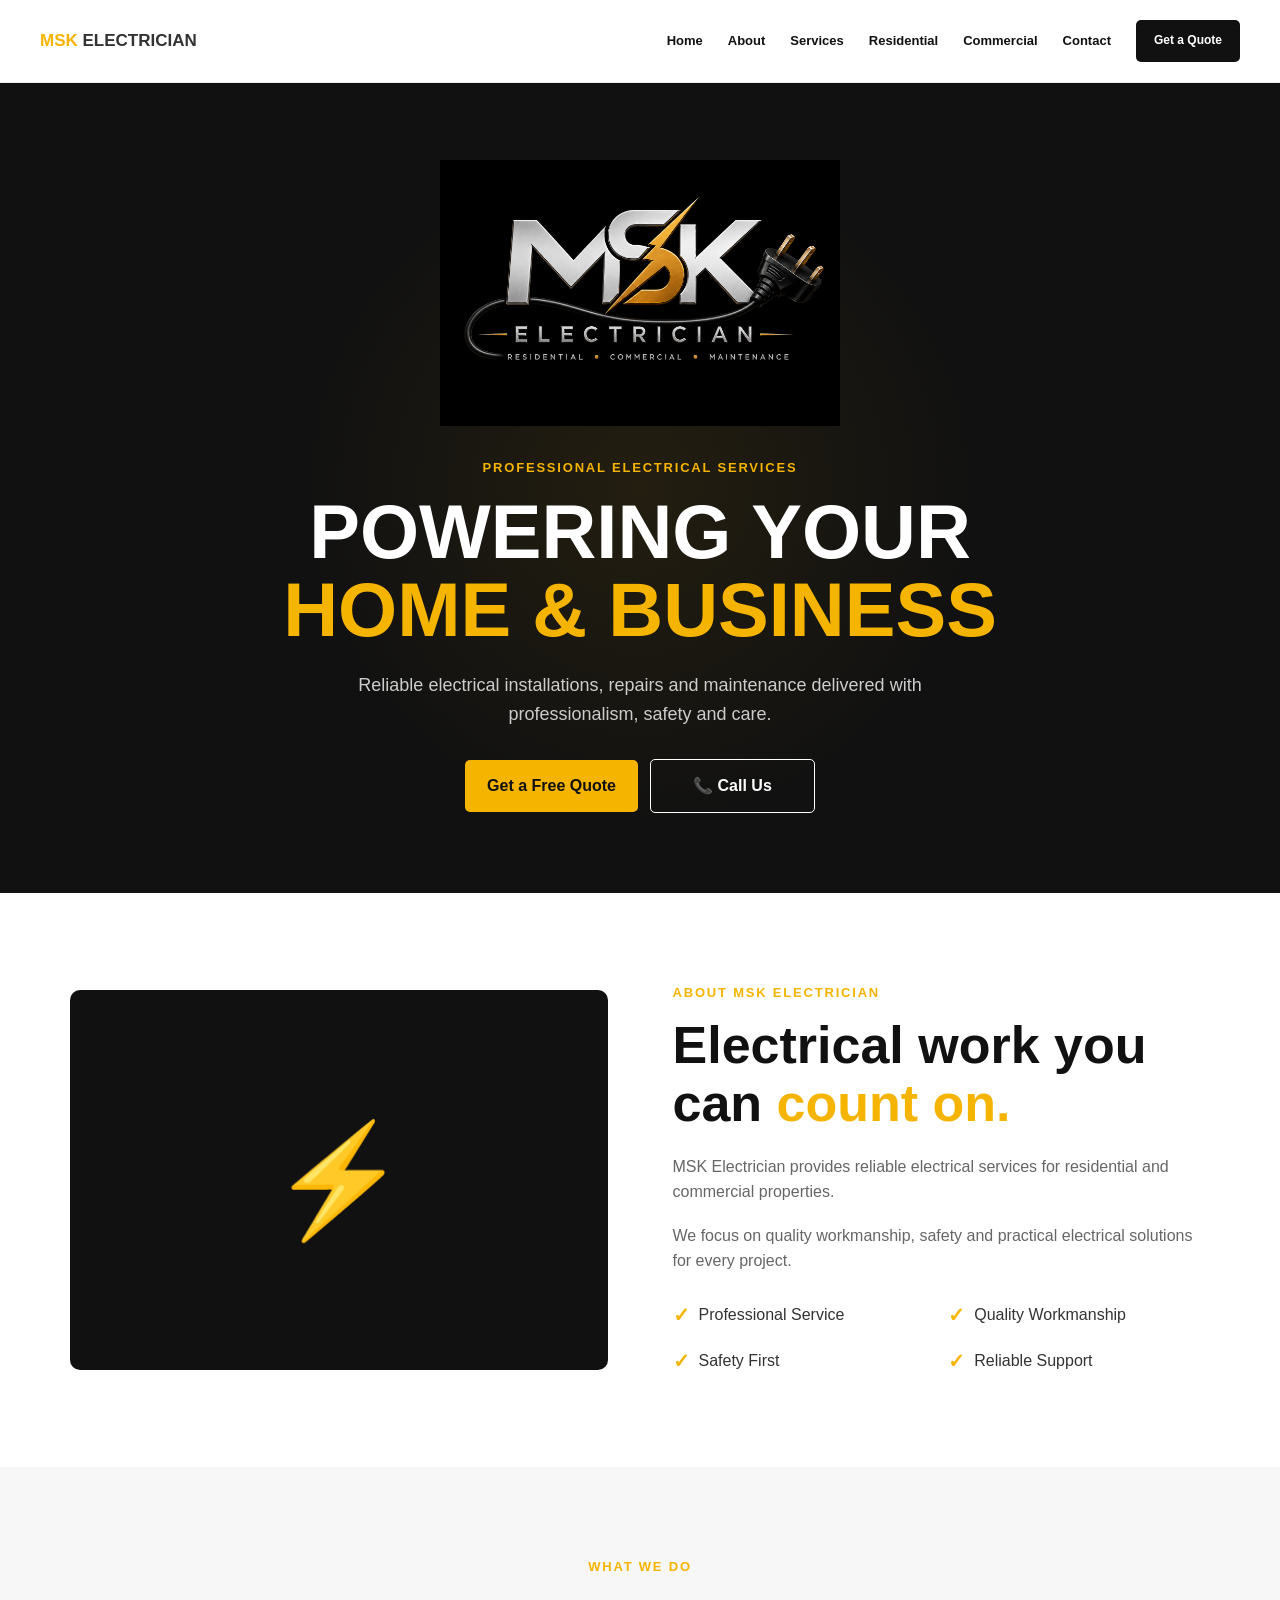
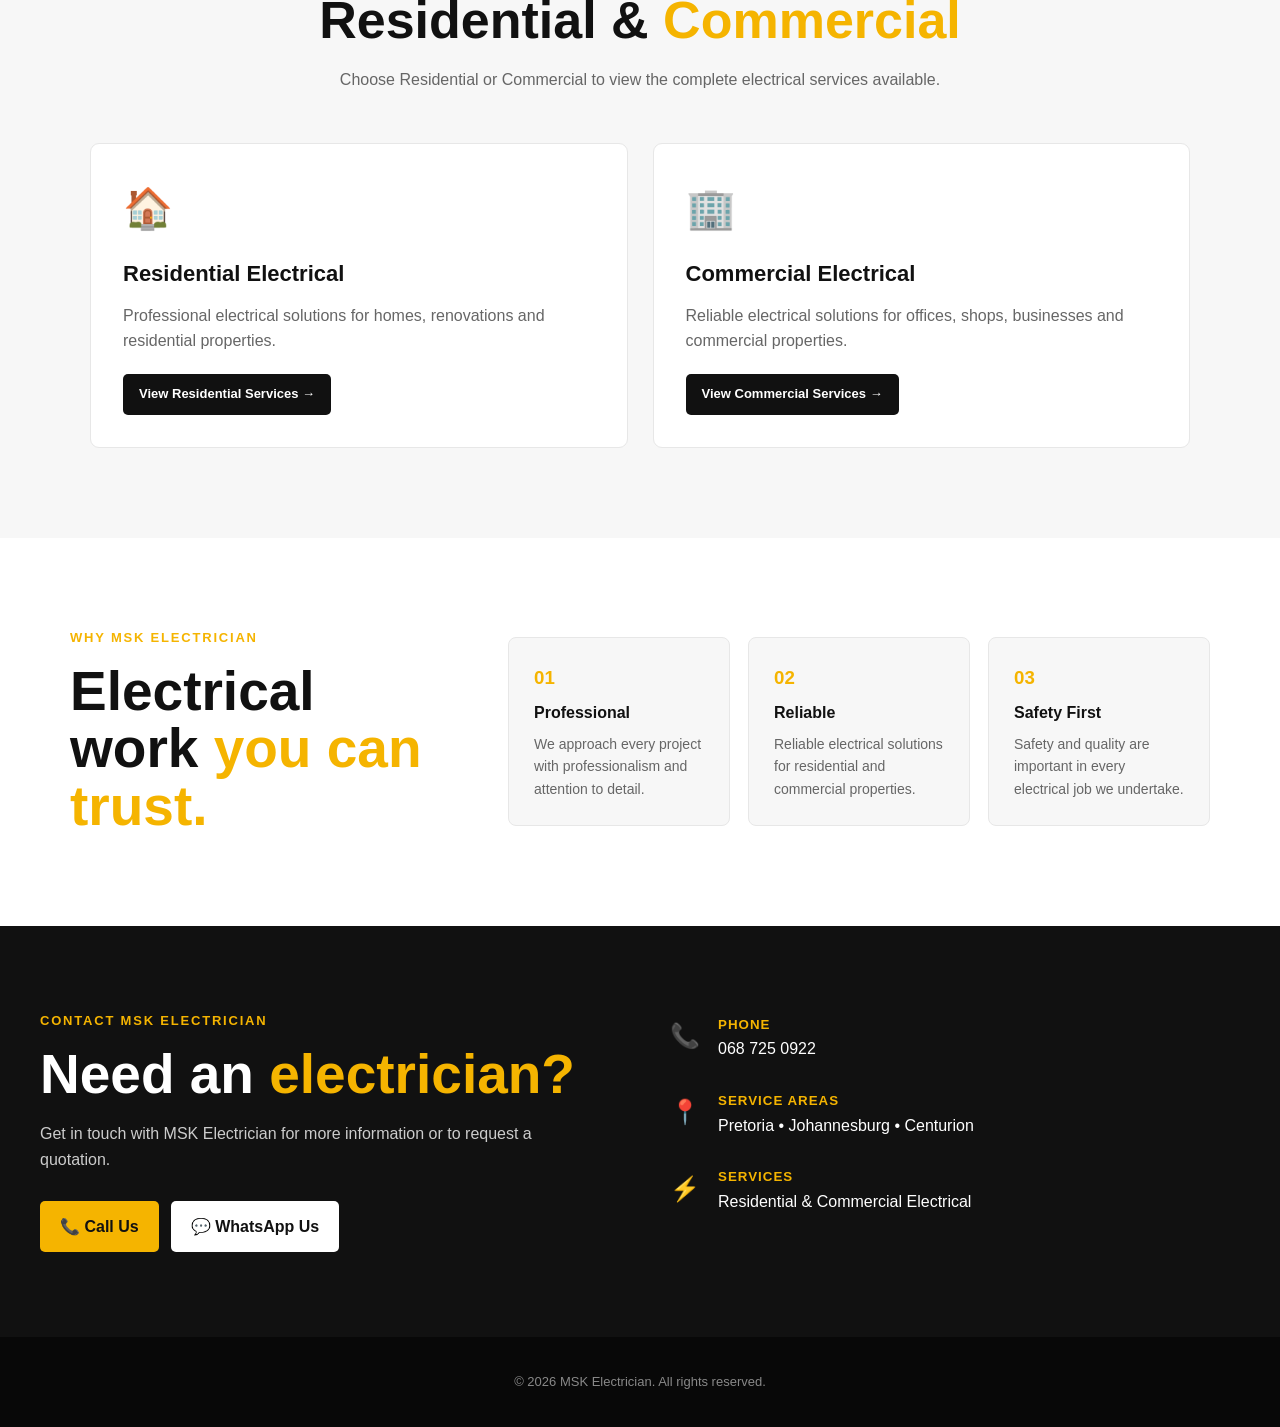
<file: index.html>
<!DOCTYPE html>
<html lang="en">

<head>
    <meta charset="UTF-8">
    <meta name="viewport" content="width=device-width, initial-scale=1.0">

    <title>MSK Electrician | Professional Electrical Services</title>

    <meta name="description"
        content="MSK Electrician provides professional residential and commercial electrical services.">

    <link rel="stylesheet" href="style.css">
</head>

<body>

<header>
    <nav class="navbar">

        <a href="index.html" class="brand">
            <span>MSK</span> ELECTRICIAN
        </a>

        <div class="nav-links">
            <a href="index.html">Home</a>
            <a href="index.html#about">About</a>
            <a href="index.html#services">Services</a>
            <a href="residential.html">Residential</a>
            <a href="commercial.html">Commercial</a>
            <a href="index.html#contact">Contact</a>
        </div>

        <a href="index.html#contact" class="nav-button">
            Get a Quote
        </a>

    </nav>
</header>


<!-- HERO -->

<section class="hero" id="home">

    <div class="hero-logo">
        <img
            src="ChatGPT%20Image%20Aug%2010,%202026,%2003_28_34%20PM.png"
            alt="MSK Electrician Logo">
    </div>

    <div class="hero-content">

        <p class="small-title">
            PROFESSIONAL ELECTRICAL SERVICES
        </p>

        <h1>
            POWERING YOUR
            <span>HOME & BUSINESS</span>
        </h1>

        <p class="hero-text">
            Reliable electrical installations, repairs and maintenance
            delivered with professionalism, safety and care.
        </p>

        <div class="hero-buttons">

            <a href="#contact" class="primary-button">
                Get a Free Quote
            </a>

            <a href="tel:+27687250922" class="secondary-button">
                📞 Call Us
            </a>

        </div>

    </div>

</section>


<!-- ABOUT -->

<section class="about" id="about">

    <div class="about-image">
        ⚡
    </div>

    <div class="about-content">

        <p class="section-label">
            ABOUT MSK ELECTRICIAN
        </p>

        <h2>
            Electrical work you can
            <span>count on.</span>
        </h2>

        <p>
            MSK Electrician provides reliable electrical services
            for residential and commercial properties.
        </p>

        <p>
            We focus on quality workmanship, safety and practical
            electrical solutions for every project.
        </p>

        <div class="features">

            <div>
                <strong>✓</strong>
                <span>Professional Service</span>
            </div>

            <div>
                <strong>✓</strong>
                <span>Quality Workmanship</span>
            </div>

            <div>
                <strong>✓</strong>
                <span>Safety First</span>
            </div>

            <div>
                <strong>✓</strong>
                <span>Reliable Support</span>
            </div>

        </div>

    </div>

</section>


<!-- SERVICES OVERVIEW ONLY -->

<section class="services" id="services">

    <div class="section-heading">

        <p class="section-label">
            WHAT WE DO
        </p>

        <h2>
            Residential &
            <span>Commercial</span>
        </h2>

        <p>
            Choose Residential or Commercial to view the complete
            electrical services available.
        </p>

    </div>


    <div class="service-grid">

        <a href="residential.html" class="service-card service-link">

            <div class="service-icon">
                🏠
            </div>

            <h3>
                Residential Electrical
            </h3>

            <p>
                Professional electrical solutions for homes,
                renovations and residential properties.
            </p>

            <span class="service-link-button">
                View Residential Services →
            </span>

        </a>


        <a href="commercial.html" class="service-card service-link">

            <div class="service-icon">
                🏢
            </div>

            <h3>
                Commercial Electrical
            </h3>

            <p>
                Reliable electrical solutions for offices,
                shops, businesses and commercial properties.
            </p>

            <span class="service-link-button">
                View Commercial Services →
            </span>

        </a>

    </div>

</section>


<!-- WHY US -->

<section class="why-us">

    <div>

        <p class="section-label">
            WHY MSK ELECTRICIAN
        </p>

        <h2>
            Electrical work
            <span>you can trust.</span>
        </h2>

    </div>


    <div class="why-grid">

        <div>
            <h3>01</h3>
            <h4>Professional</h4>
            <p>
                We approach every project with professionalism
                and attention to detail.
            </p>
        </div>

        <div>
            <h3>02</h3>
            <h4>Reliable</h4>
            <p>
                Reliable electrical solutions for residential
                and commercial properties.
            </p>
        </div>

        <div>
            <h3>03</h3>
            <h4>Safety First</h4>
            <p>
                Safety and quality are important in every
                electrical job we undertake.
            </p>
        </div>

    </div>

</section>


<!-- CONTACT -->

<section class="contact" id="contact">

    <div class="contact-content">

        <p class="section-label">
            CONTACT MSK ELECTRICIAN
        </p>

        <h2>
            Need an
            <span>electrician?</span>
        </h2>

        <p>
            Get in touch with MSK Electrician for more information
            or to request a quotation.
        </p>

        <div class="contact-buttons">

            <a href="tel:+27687250922" class="contact-button">
                📞 Call Us
            </a>

            <a
                href="https://wa.me/27687250922"
                class="contact-button whatsapp"
                target="_blank"
                rel="noopener">
                💬 WhatsApp Us
            </a>

        </div>

    </div>


    <div class="contact-info">

        <div>
            <span>📞</span>
            <div>
                <small>PHONE</small>
                <p>068 725 0922</p>
            </div>
        </div>

        <div>
            <span>📍</span>
            <div>
                <small>SERVICE AREAS</small>
                <p>Pretoria • Johannesburg • Centurion</p>
            </div>
        </div>

        <div>
            <span>⚡</span>
            <div>
                <small>SERVICES</small>
                <p>Residential & Commercial Electrical</p>
            </div>
        </div>

    </div>

</section>


<footer>
    <p>
        © 2026 MSK Electrician. All rights reserved.
    </p>
</footer>


<script src="script.js"></script>

</body>
</html>
</file>
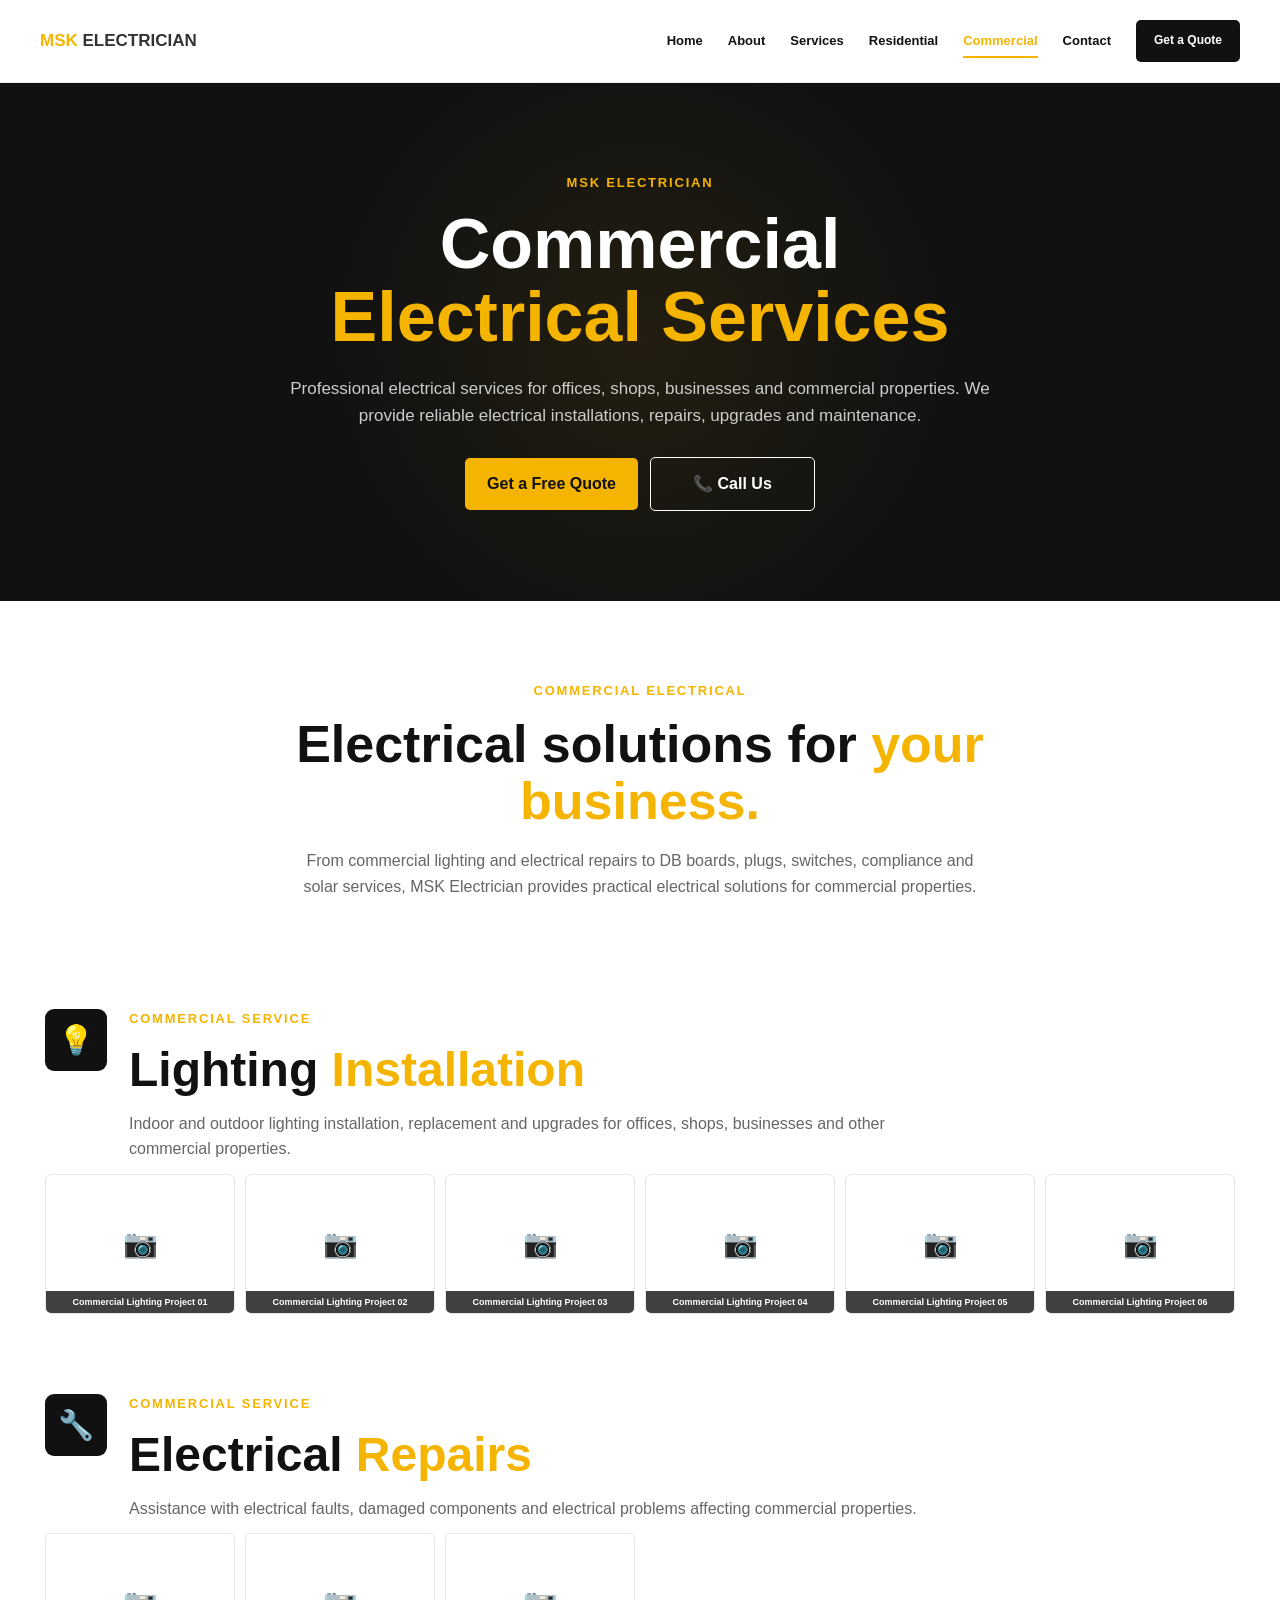
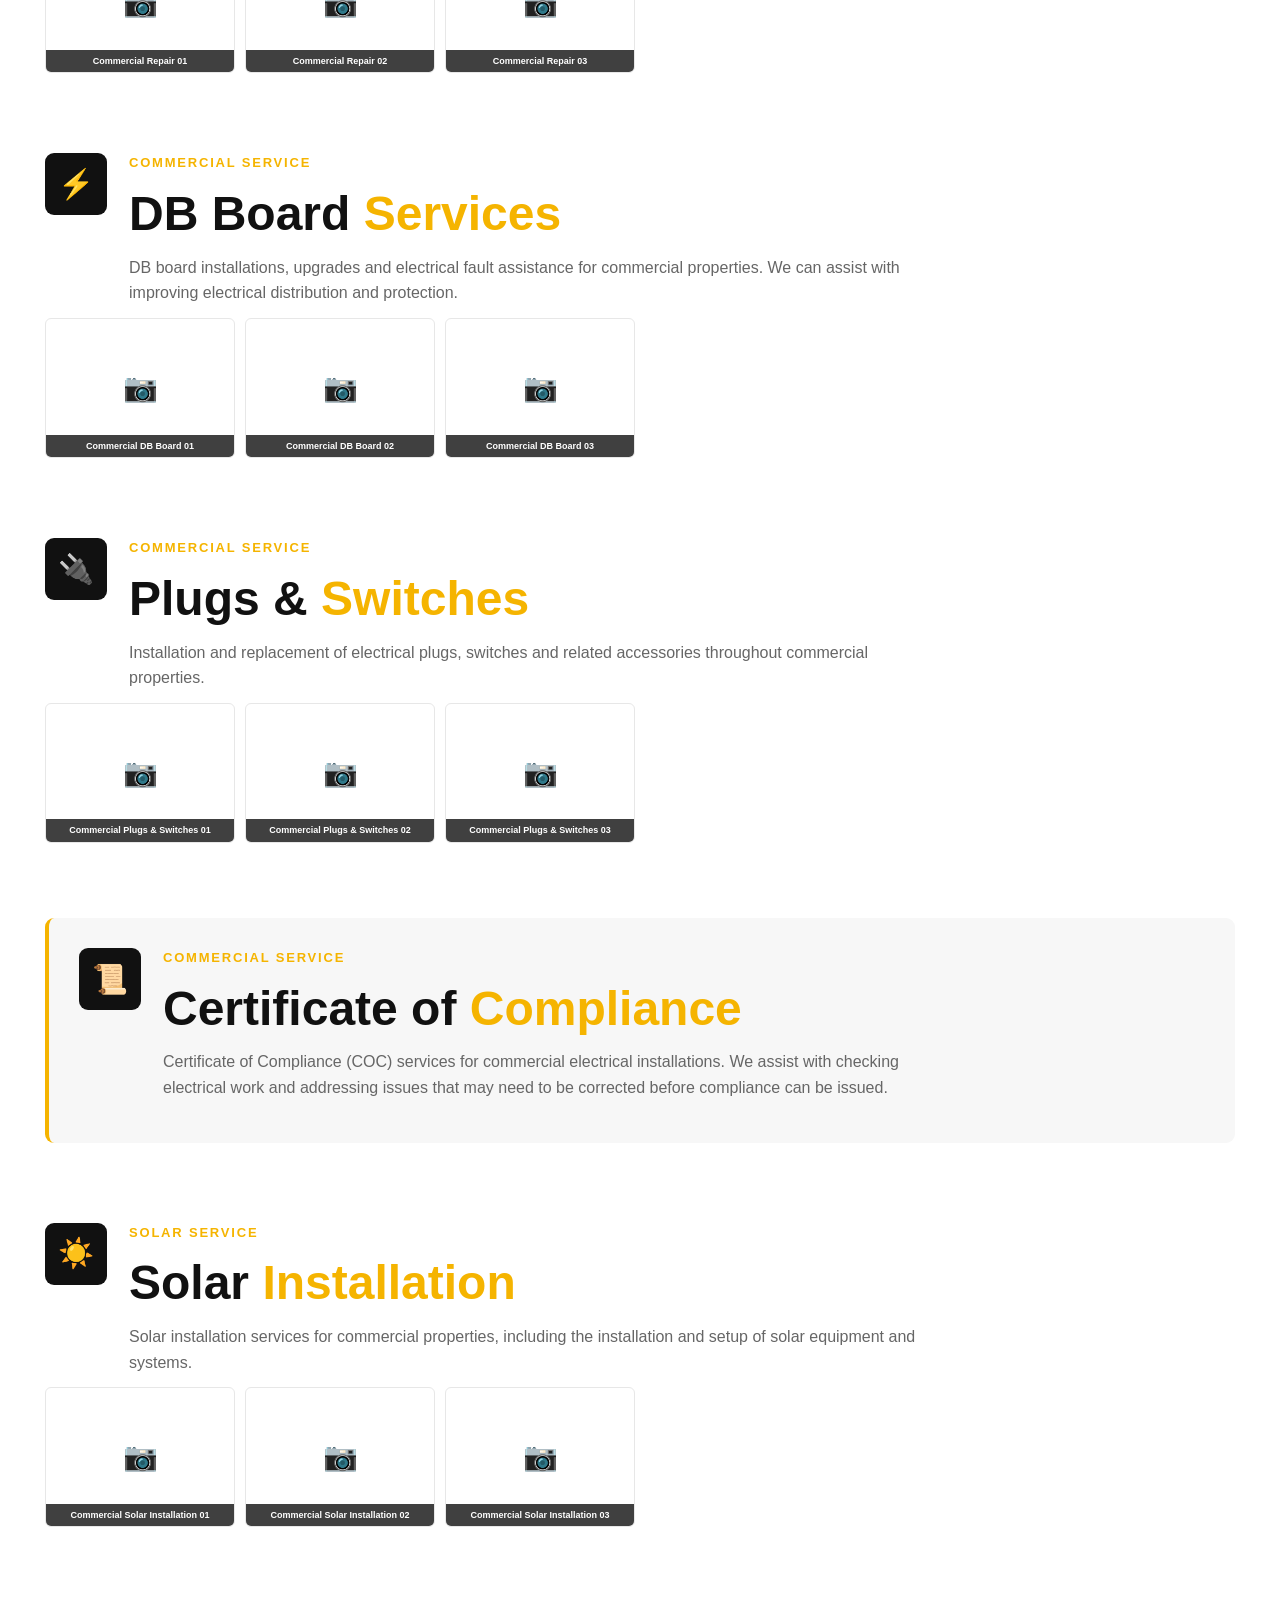
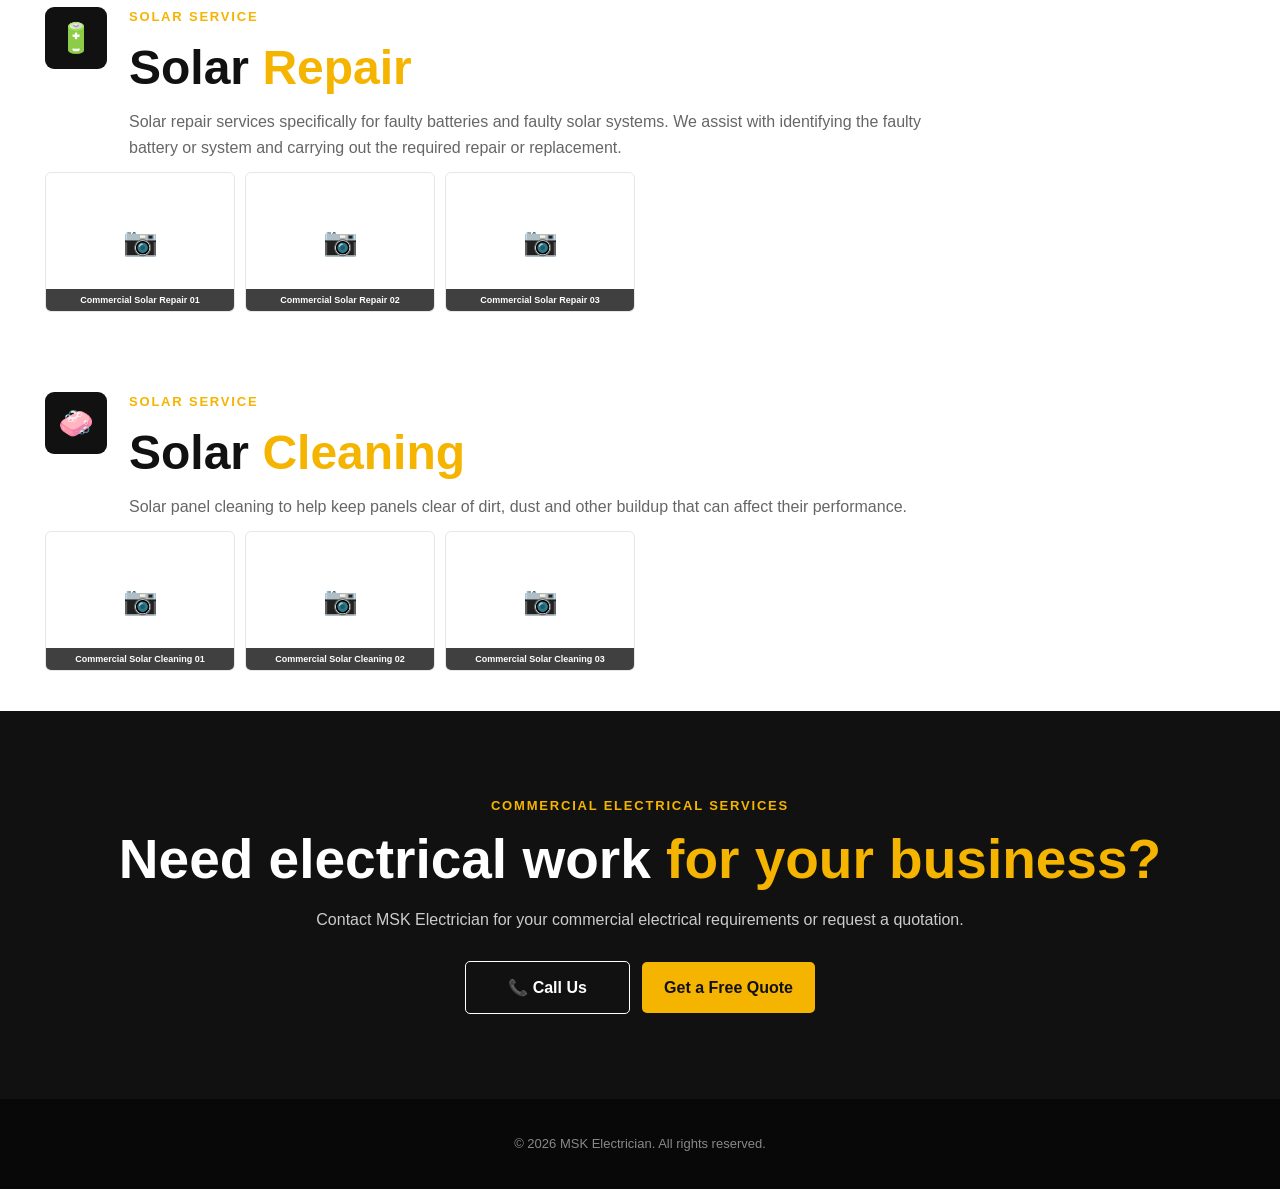
<file: commercial.html>
<!DOCTYPE html>
<html lang="en">

<head>

    <meta charset="UTF-8">

    <meta name="viewport"
        content="width=device-width, initial-scale=1.0">

    <title>Commercial Electrical Services | MSK Electrician</title>

    <meta name="description"
        content="Commercial electrical services from MSK Electrician. Lighting, repairs, DB boards, plugs and switches, COC and solar services.">

    <link rel="stylesheet" href="style.css">

</head>


<body>

<header>

    <nav class="navbar">

        <a href="index.html" class="brand">
            <span>MSK</span> ELECTRICIAN
        </a>

        <div class="nav-links">

            <a href="index.html">
                Home
            </a>

            <a href="index.html#about">
                About
            </a>

            <a href="index.html#services">
                Services
            </a>

            <a href="residential.html">
                Residential
            </a>

            <a href="commercial.html" class="active">
                Commercial
            </a>

            <a href="index.html#contact">
                Contact
            </a>

        </div>

        <a href="index.html#contact"
           class="nav-button">

            Get a Quote

        </a>

    </nav>

</header>


<main>


<!-- =====================================================
     COMMERCIAL HERO
===================================================== -->

<section class="service-hero">

    <div class="service-hero-content">

        <p class="section-label">
            MSK ELECTRICIAN
        </p>

        <h1>
            Commercial
            <span>Electrical Services</span>
        </h1>

        <p>
            Professional electrical services for offices,
            shops, businesses and commercial properties.
            We provide reliable electrical installations,
            repairs, upgrades and maintenance.
        </p>

        <div class="hero-buttons">

            <a href="index.html#contact"
               class="primary-button">

                Get a Free Quote

            </a>

            <a href="tel:+27687250922"
               class="secondary-button">

                📞 Call Us

            </a>

        </div>

    </div>

</section>


<!-- =====================================================
     INTRODUCTION
===================================================== -->

<section class="service-introduction">

    <div class="section-heading">

        <p class="section-label">
            COMMERCIAL ELECTRICAL
        </p>

        <h2>
            Electrical solutions for
            <span>your business.</span>
        </h2>

        <p>
            From commercial lighting and electrical repairs
            to DB boards, plugs, switches, compliance and
            solar services, MSK Electrician provides practical
            electrical solutions for commercial properties.
        </p>

    </div>

</section>


<!-- =====================================================
     LIGHTING
===================================================== -->

<section class="service-detail-section">

    <div class="service-detail-heading">

        <div class="service-detail-icon">
            💡
        </div>

        <div>

            <p class="section-label">
                COMMERCIAL SERVICE
            </p>

            <h2>
                Lighting
                <span>Installation</span>
            </h2>

            <p>
                Indoor and outdoor lighting installation,
                replacement and upgrades for offices, shops,
                businesses and other commercial properties.
            </p>

        </div>

    </div>


    <div class="service-photo-grid">

        <div class="service-photo-placeholder">
            <span>📷</span>
            <p>Commercial Lighting Project 01</p>
        </div>

        <div class="service-photo-placeholder">
            <span>📷</span>
            <p>Commercial Lighting Project 02</p>
        </div>

        <div class="service-photo-placeholder">
            <span>📷</span>
            <p>Commercial Lighting Project 03</p>
        </div>

        <div class="service-photo-placeholder">
            <span>📷</span>
            <p>Commercial Lighting Project 04</p>
        </div>

        <div class="service-photo-placeholder">
            <span>📷</span>
            <p>Commercial Lighting Project 05</p>
        </div>

        <div class="service-photo-placeholder">
            <span>📷</span>
            <p>Commercial Lighting Project 06</p>
        </div>

    </div>

</section>


<!-- =====================================================
     ELECTRICAL REPAIRS
===================================================== -->

<section class="service-detail-section">

    <div class="service-detail-heading">

        <div class="service-detail-icon">
            🔧
        </div>

        <div>

            <p class="section-label">
                COMMERCIAL SERVICE
            </p>

            <h2>
                Electrical
                <span>Repairs</span>
            </h2>

            <p>
                Assistance with electrical faults, damaged
                components and electrical problems affecting
                commercial properties.
            </p>

        </div>

    </div>


    <div class="service-photo-grid">

        <div class="service-photo-placeholder">
            <span>📷</span>
            <p>Commercial Repair 01</p>
        </div>

        <div class="service-photo-placeholder">
            <span>📷</span>
            <p>Commercial Repair 02</p>
        </div>

        <div class="service-photo-placeholder">
            <span>📷</span>
            <p>Commercial Repair 03</p>
        </div>

    </div>

</section>


<!-- =====================================================
     DB BOARD
===================================================== -->

<section class="service-detail-section">

    <div class="service-detail-heading">

        <div class="service-detail-icon">
            ⚡
        </div>

        <div>

            <p class="section-label">
                COMMERCIAL SERVICE
            </p>

            <h2>
                DB Board
                <span>Services</span>
            </h2>

            <p>
                DB board installations, upgrades and
                electrical fault assistance for commercial
                properties. We can assist with improving
                electrical distribution and protection.
            </p>

        </div>

    </div>


    <div class="service-photo-grid">

        <div class="service-photo-placeholder">
            <span>📷</span>
            <p>Commercial DB Board 01</p>
        </div>

        <div class="service-photo-placeholder">
            <span>📷</span>
            <p>Commercial DB Board 02</p>
        </div>

        <div class="service-photo-placeholder">
            <span>📷</span>
            <p>Commercial DB Board 03</p>
        </div>

    </div>

</section>


<!-- =====================================================
     PLUGS & SWITCHES
===================================================== -->

<section class="service-detail-section">

    <div class="service-detail-heading">

        <div class="service-detail-icon">
            🔌
        </div>

        <div>

            <p class="section-label">
                COMMERCIAL SERVICE
            </p>

            <h2>
                Plugs &
                <span>Switches</span>
            </h2>

            <p>
                Installation and replacement of electrical
                plugs, switches and related accessories
                throughout commercial properties.
            </p>

        </div>

    </div>


    <div class="service-photo-grid">

        <div class="service-photo-placeholder">
            <span>📷</span>
            <p>Commercial Plugs & Switches 01</p>
        </div>

        <div class="service-photo-placeholder">
            <span>📷</span>
            <p>Commercial Plugs & Switches 02</p>
        </div>

        <div class="service-photo-placeholder">
            <span>📷</span>
            <p>Commercial Plugs & Switches 03</p>
        </div>

    </div>

</section>


<!-- =====================================================
     COC
     NO PHOTO SECTION
===================================================== -->

<section class="service-detail-section coc-section">

    <div class="coc-service">

        <div class="service-detail-heading">

            <div class="service-detail-icon">
                📜
            </div>

            <div>

                <p class="section-label">
                    COMMERCIAL SERVICE
                </p>

                <h2>
                    Certificate of
                    <span>Compliance</span>
                </h2>

                <p>
                    Certificate of Compliance (COC) services
                    for commercial electrical installations.
                    We assist with checking electrical work
                    and addressing issues that may need to
                    be corrected before compliance can be issued.
                </p>

            </div>

        </div>

    </div>

</section>


<!-- =====================================================
     SOLAR INSTALLATION
===================================================== -->

<section class="service-detail-section">

    <div class="service-detail-heading">

        <div class="service-detail-icon">
            ☀️
        </div>

        <div>

            <p class="section-label">
                SOLAR SERVICE
            </p>

            <h2>
                Solar
                <span>Installation</span>
            </h2>

            <p>
                Solar installation services for commercial
                properties, including the installation and
                setup of solar equipment and systems.
            </p>

        </div>

    </div>


    <div class="service-photo-grid">

        <div class="service-photo-placeholder">
            <span>📷</span>
            <p>Commercial Solar Installation 01</p>
        </div>

        <div class="service-photo-placeholder">
            <span>📷</span>
            <p>Commercial Solar Installation 02</p>
        </div>

        <div class="service-photo-placeholder">
            <span>📷</span>
            <p>Commercial Solar Installation 03</p>
        </div>

    </div>

</section>


<!-- =====================================================
     SOLAR REPAIR
===================================================== -->

<section class="service-detail-section">

    <div class="service-detail-heading">

        <div class="service-detail-icon">
            🔋
        </div>

        <div>

            <p class="section-label">
                SOLAR SERVICE
            </p>

            <h2>
                Solar
                <span>Repair</span>
            </h2>

            <p>
                Solar repair services specifically for
                faulty batteries and faulty solar systems.
                We assist with identifying the faulty
                battery or system and carrying out the
                required repair or replacement.
            </p>

        </div>

    </div>


    <div class="service-photo-grid">

        <div class="service-photo-placeholder">
            <span>📷</span>
            <p>Commercial Solar Repair 01</p>
        </div>

        <div class="service-photo-placeholder">
            <span>📷</span>
            <p>Commercial Solar Repair 02</p>
        </div>

        <div class="service-photo-placeholder">
            <span>📷</span>
            <p>Commercial Solar Repair 03</p>
        </div>

    </div>

</section>


<!-- =====================================================
     SOLAR CLEANING
===================================================== -->

<section class="service-detail-section">

    <div class="service-detail-heading">

        <div class="service-detail-icon">
            🧼
        </div>

        <div>

            <p class="section-label">
                SOLAR SERVICE
            </p>

            <h2>
                Solar
                <span>Cleaning</span>
            </h2>

            <p>
                Solar panel cleaning to help keep panels
                clear of dirt, dust and other buildup that
                can affect their performance.
            </p>

        </div>

    </div>


    <div class="service-photo-grid">

        <div class="service-photo-placeholder">
            <span>📷</span>
            <p>Commercial Solar Cleaning 01</p>
        </div>

        <div class="service-photo-placeholder">
            <span>📷</span>
            <p>Commercial Solar Cleaning 02</p>
        </div>

        <div class="service-photo-placeholder">
            <span>📷</span>
            <p>Commercial Solar Cleaning 03</p>
        </div>

    </div>

</section>


<!-- =====================================================
     COMMERCIAL CTA
===================================================== -->

<section class="service-cta">

    <p class="section-label">
        COMMERCIAL ELECTRICAL SERVICES
    </p>

    <h2>
        Need electrical work
        <span>for your business?</span>
    </h2>

    <p>
        Contact MSK Electrician for your commercial
        electrical requirements or request a quotation.
    </p>

    <div class="hero-buttons">

        <a href="tel:+27687250922"
           class="secondary-button">

            📞 Call Us

        </a>

        <a href="index.html#contact"
           class="primary-button">

            Get a Free Quote

        </a>

    </div>

</section>


</main>


<footer>

    <p>
        © 2026 MSK Electrician. All rights reserved.
    </p>

</footer>


<script src="script.js"></script>

</body>

</html>
</file>
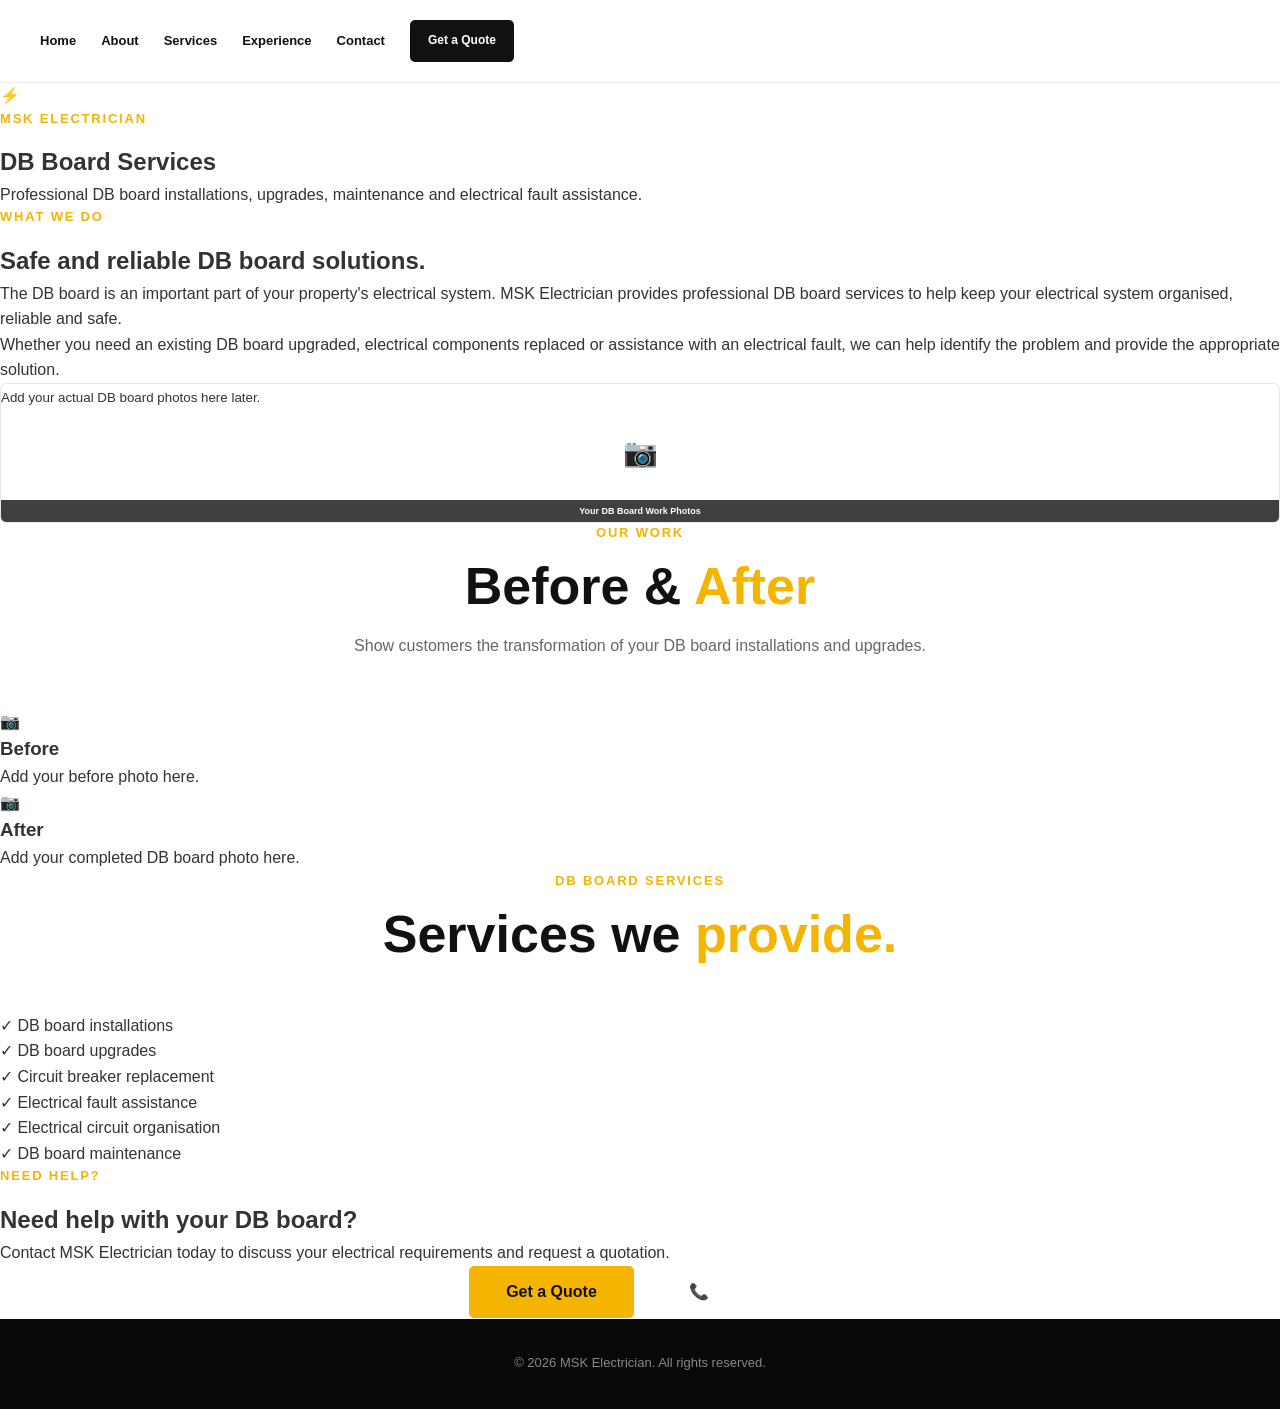
<file: db-board.html>
<!DOCTYPE html>

<html lang="en">

<head>

<meta charset="UTF-8">

<meta name="viewport" content="width=device-width, initial-scale=1.0">

<title>DB Board Services | MSK Electrician</title>

<meta name="description"
    content="Professional DB board installation, upgrades and electrical fault assistance from MSK Electrician.">

<link rel="stylesheet" href="style.css">

</head>

<body>

<!-- NAVIGATION -->

<header>

    <nav class="navbar">

        <div class="nav-links">

            <a href="index.html#home">Home</a>

            <a href="index.html#about">About</a>

            <a href="services.html">Services</a>

            <a href="index.html#experience">Experience</a>

            <a href="index.html#contact">Contact</a>

        </div>

        <a href="index.html#contact" class="nav-button">
            Get a Quote
        </a>

    </nav>

</header>



<!-- SERVICE PAGE -->

<section class="service-page">


    <!-- LARGE HEADING -->

    <div class="service-page-heading">

        <div class="service-page-icon">
            ⚡
        </div>

        <p class="section-label">
            MSK ELECTRICIAN
        </p>

        <h1>
            DB Board <span>Services</span>
        </h1>

        <p>
            Professional DB board installations, upgrades,
            maintenance and electrical fault assistance.
        </p>

    </div>



    <!-- DESCRIPTION + PHOTO -->

    <div class="service-page-content">


        <div class="service-description">

            <p class="section-label">
                WHAT WE DO
            </p>

            <h2>
                Safe and reliable <span>DB board solutions.</span>
            </h2>

            <p>
                The DB board is an important part of your property's
                electrical system. MSK Electrician provides professional
                DB board services to help keep your electrical system
                organised, reliable and safe.
            </p>

            <p>
                Whether you need an existing DB board upgraded,
                electrical components replaced or assistance with
                an electrical fault, we can help identify the problem
                and provide the appropriate solution.
            </p>

        </div>



        <!-- PHOTO PLACEHOLDER -->

        <div class="service-photo-placeholder">

            <span>
                📷
            </span>

            <p>
                Your DB Board Work Photos
            </p>

            <small>
                Add your actual DB board photos here later.
            </small>

        </div>

    </div>



    <!-- BEFORE & AFTER -->

    <div class="before-after-section">

        <div class="section-heading">

            <p class="section-label">
                OUR WORK
            </p>

            <h2>
                Before & <span>After</span>
            </h2>

            <p>
                Show customers the transformation of your DB board
                installations and upgrades.
            </p>

        </div>



        <div class="before-after-grid">


            <div class="before-after-card">

                <div class="before-photo">
                    📷
                </div>

                <h3>
                    Before
                </h3>

                <p>
                    Add your before photo here.
                </p>

            </div>



            <div class="before-after-card">

                <div class="after-photo">
                    📷
                </div>

                <h3>
                    After
                </h3>

                <p>
                    Add your completed DB board photo here.
                </p>

            </div>


        </div>

    </div>



    <!-- SPECIFIC JOBS -->

    <div class="service-jobs">

        <div class="section-heading">

            <p class="section-label">
                DB BOARD SERVICES
            </p>

            <h2>
                Services we <span>provide.</span>
            </h2>

        </div>



        <div class="jobs-grid">

            <div class="job-item">
                ✓ DB board installations
            </div>

            <div class="job-item">
                ✓ DB board upgrades
            </div>

            <div class="job-item">
                ✓ Circuit breaker replacement
            </div>

            <div class="job-item">
                ✓ Electrical fault assistance
            </div>

            <div class="job-item">
                ✓ Electrical circuit organisation
            </div>

            <div class="job-item">
                ✓ DB board maintenance
            </div>

        </div>

    </div>



    <!-- GET A QUOTE -->

    <div class="service-page-quote">

        <p class="section-label">
            NEED HELP?
        </p>

        <h2>
            Need help with your <span>DB board?</span>
        </h2>

        <p>
            Contact MSK Electrician today to discuss your
            electrical requirements and request a quotation.
        </p>



        <div class="hero-buttons">

            <a href="index.html#contact" class="primary-button">
                Get a Quote
            </a>

            <a href="tel:+27687250922" class="secondary-button">
                📞 Call Us
            </a>

        </div>

    </div>


</section>



<!-- FOOTER -->

<footer>

    <p>
        © 2026 MSK Electrician. All rights reserved.
    </p>

</footer>



<script src="script.js"></script>

</body>

</html>
</file>
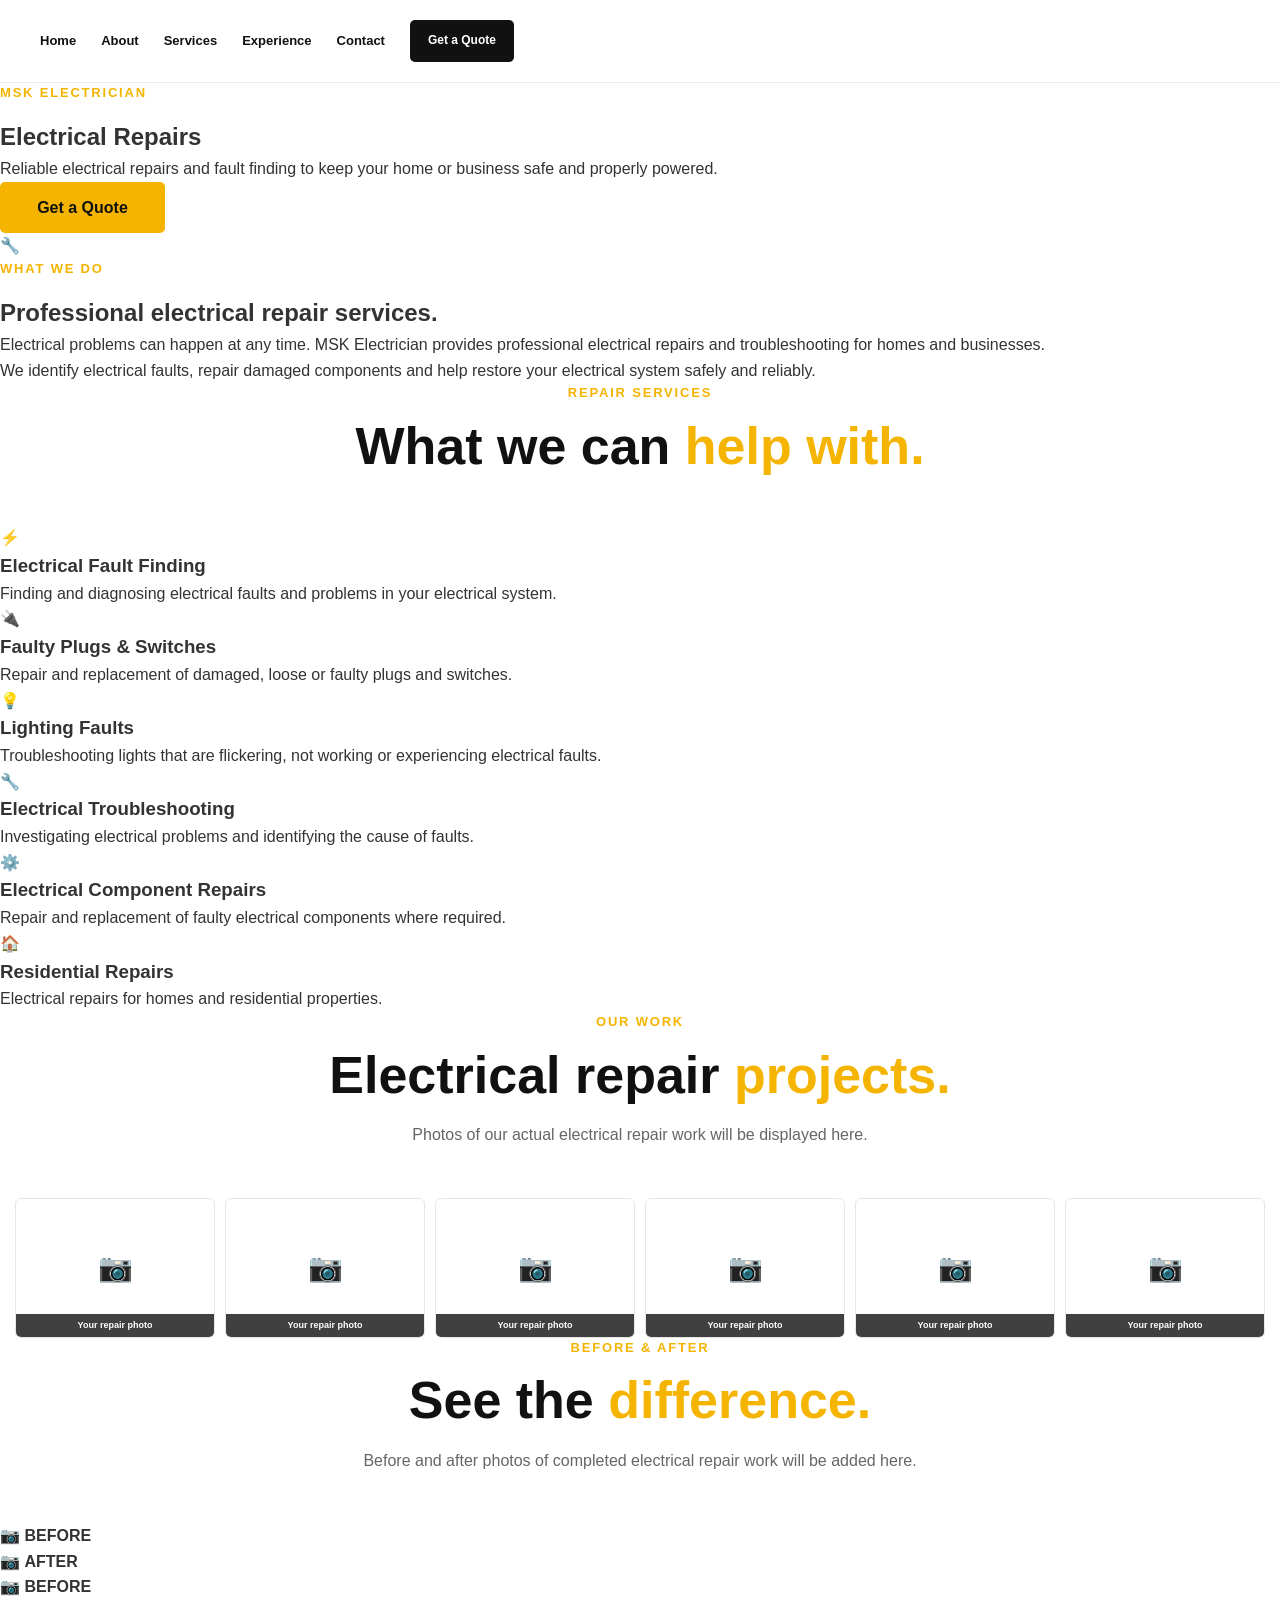
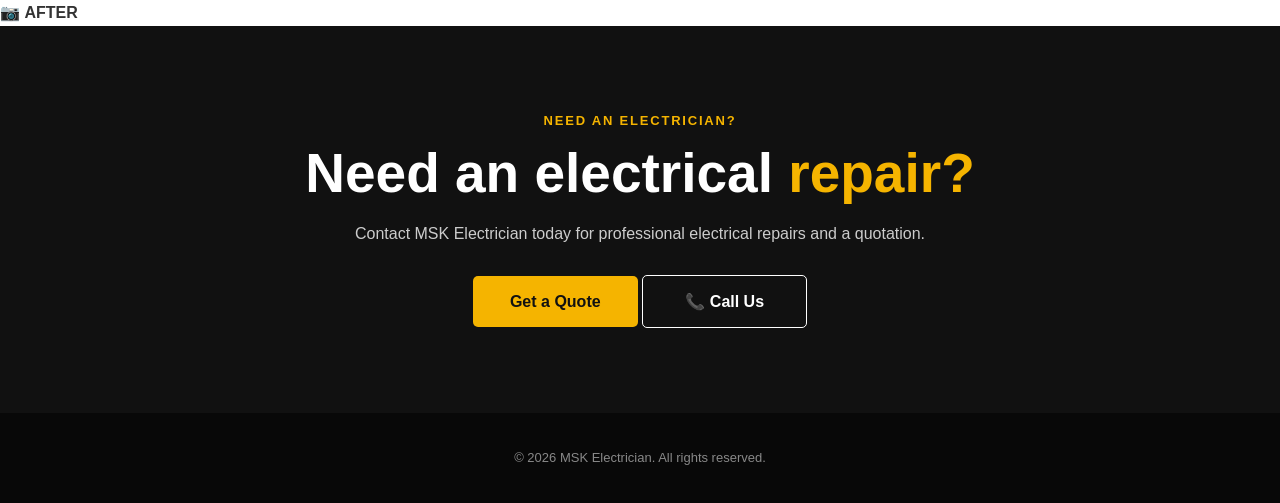
<file: electrical-repairs.html>
<!DOCTYPE html>
<html lang="en">

<head>

    <meta charset="UTF-8">

    <meta name="viewport" content="width=device-width, initial-scale=1.0">

    <title>Electrical Repairs | MSK Electrician</title>

    <meta name="description"
        content="Professional electrical repair services from MSK Electrician. Reliable fault finding, repairs and electrical troubleshooting.">

    <link rel="stylesheet" href="style.css">

</head>


<body>


<!-- =========================
     NAVIGATION
========================= -->

<header>

    <nav class="navbar">

        <div class="nav-links">

            <a href="index.html#home">Home</a>

            <a href="index.html#about">About</a>

            <a href="index.html#services">Services</a>

            <a href="index.html#experience">Experience</a>

            <a href="index.html#contact">Contact</a>

        </div>

        <a href="index.html#contact" class="nav-button">
            Get a Quote
        </a>

    </nav>

</header>



<!-- =========================
     SERVICE HERO
========================= -->

<section class="service-page-hero">

    <div class="service-page-content">

        <p class="section-label">
            MSK ELECTRICIAN
        </p>

        <h1>
            Electrical
            <span>Repairs</span>
        </h1>

        <p>
            Reliable electrical repairs and fault finding
            to keep your home or business safe and
            properly powered.
        </p>

        <a href="index.html#contact" class="primary-button">
            Get a Quote
        </a>

    </div>


    <div class="service-page-icon">
        🔧
    </div>

</section>



<!-- =========================
     DESCRIPTION
========================= -->

<section class="service-detail">

    <div class="service-detail-content">

        <p class="section-label">
            WHAT WE DO
        </p>

        <h2>
            Professional electrical
            <span>repair services.</span>
        </h2>

        <p>
            Electrical problems can happen at any time.
            MSK Electrician provides professional electrical
            repairs and troubleshooting for homes and
            businesses.
        </p>

        <p>
            We identify electrical faults, repair damaged
            components and help restore your electrical
            system safely and reliably.
        </p>

    </div>

</section>



<!-- =========================
     SPECIFIC JOBS
========================= -->

<section class="service-jobs">

    <div class="section-heading">

        <p class="section-label">
            REPAIR SERVICES
        </p>

        <h2>
            What we can <span>help with.</span>
        </h2>

    </div>


    <div class="service-jobs-grid">

        <div class="service-job-card">

            <div class="service-job-icon">
                ⚡
            </div>

            <h3>
                Electrical Fault Finding
            </h3>

            <p>
                Finding and diagnosing electrical faults
                and problems in your electrical system.
            </p>

        </div>


        <div class="service-job-card">

            <div class="service-job-icon">
                🔌
            </div>

            <h3>
                Faulty Plugs & Switches
            </h3>

            <p>
                Repair and replacement of damaged,
                loose or faulty plugs and switches.
            </p>

        </div>


        <div class="service-job-card">

            <div class="service-job-icon">
                💡
            </div>

            <h3>
                Lighting Faults
            </h3>

            <p>
                Troubleshooting lights that are flickering,
                not working or experiencing electrical faults.
            </p>

        </div>


        <div class="service-job-card">

            <div class="service-job-icon">
                🔧
            </div>

            <h3>
                Electrical Troubleshooting
            </h3>

            <p>
                Investigating electrical problems and
                identifying the cause of faults.
            </p>

        </div>


        <div class="service-job-card">

            <div class="service-job-icon">
                ⚙️
            </div>

            <h3>
                Electrical Component Repairs
            </h3>

            <p>
                Repair and replacement of faulty electrical
                components where required.
            </p>

        </div>


        <div class="service-job-card">

            <div class="service-job-icon">
                🏠
            </div>

            <h3>
                Residential Repairs
            </h3>

            <p>
                Electrical repairs for homes and
                residential properties.
            </p>

        </div>

    </div>

</section>



<!-- =========================
     PHOTO GALLERY
========================= -->

<section class="service-gallery">

    <div class="section-heading">

        <p class="section-label">
            OUR WORK
        </p>

        <h2>
            Electrical repair <span>projects.</span>
        </h2>

        <p>
            Photos of our actual electrical repair work
            will be displayed here.
        </p>

    </div>


    <div class="service-photo-grid">

        <div class="service-photo-placeholder">
            <span>📷</span>
            <p>Your repair photo</p>
        </div>

        <div class="service-photo-placeholder">
            <span>📷</span>
            <p>Your repair photo</p>
        </div>

        <div class="service-photo-placeholder">
            <span>📷</span>
            <p>Your repair photo</p>
        </div>

        <div class="service-photo-placeholder">
            <span>📷</span>
            <p>Your repair photo</p>
        </div>

        <div class="service-photo-placeholder">
            <span>📷</span>
            <p>Your repair photo</p>
        </div>

        <div class="service-photo-placeholder">
            <span>📷</span>
            <p>Your repair photo</p>
        </div>

    </div>

</section>



<!-- =========================
     BEFORE & AFTER
========================= -->

<section class="before-after-section">

    <div class="section-heading">

        <p class="section-label">
            BEFORE & AFTER
        </p>

        <h2>
            See the <span>difference.</span>
        </h2>

        <p>
            Before and after photos of completed
            electrical repair work will be added here.
        </p>

    </div>


    <div class="before-after-grid">

        <div class="before-after-card">

            <div class="before-placeholder">
                <span>📷</span>
                <strong>BEFORE</strong>
            </div>

            <div class="after-placeholder">
                <span>📷</span>
                <strong>AFTER</strong>
            </div>

        </div>


        <div class="before-after-card">

            <div class="before-placeholder">
                <span>📷</span>
                <strong>BEFORE</strong>
            </div>

            <div class="after-placeholder">
                <span>📷</span>
                <strong>AFTER</strong>
            </div>

        </div>

    </div>

</section>



<!-- =========================
     GET A QUOTE
========================= -->

<section class="service-cta">

    <p class="section-label">
        NEED AN ELECTRICIAN?
    </p>

    <h2>
        Need an electrical
        <span>repair?</span>
    </h2>

    <p>
        Contact MSK Electrician today for professional
        electrical repairs and a quotation.
    </p>

    <div class="service-cta-buttons">

        <a href="index.html#contact" class="primary-button">
            Get a Quote
        </a>

        <a href="tel:+27687250922" class="secondary-button">
            📞 Call Us
        </a>

    </div>

</section>



<!-- =========================
     FOOTER
========================= -->

<footer>

    <p>
        © 2026 MSK Electrician. All rights reserved.
    </p>

</footer>



<script src="script.js"></script>

</body>

</html>
</file>
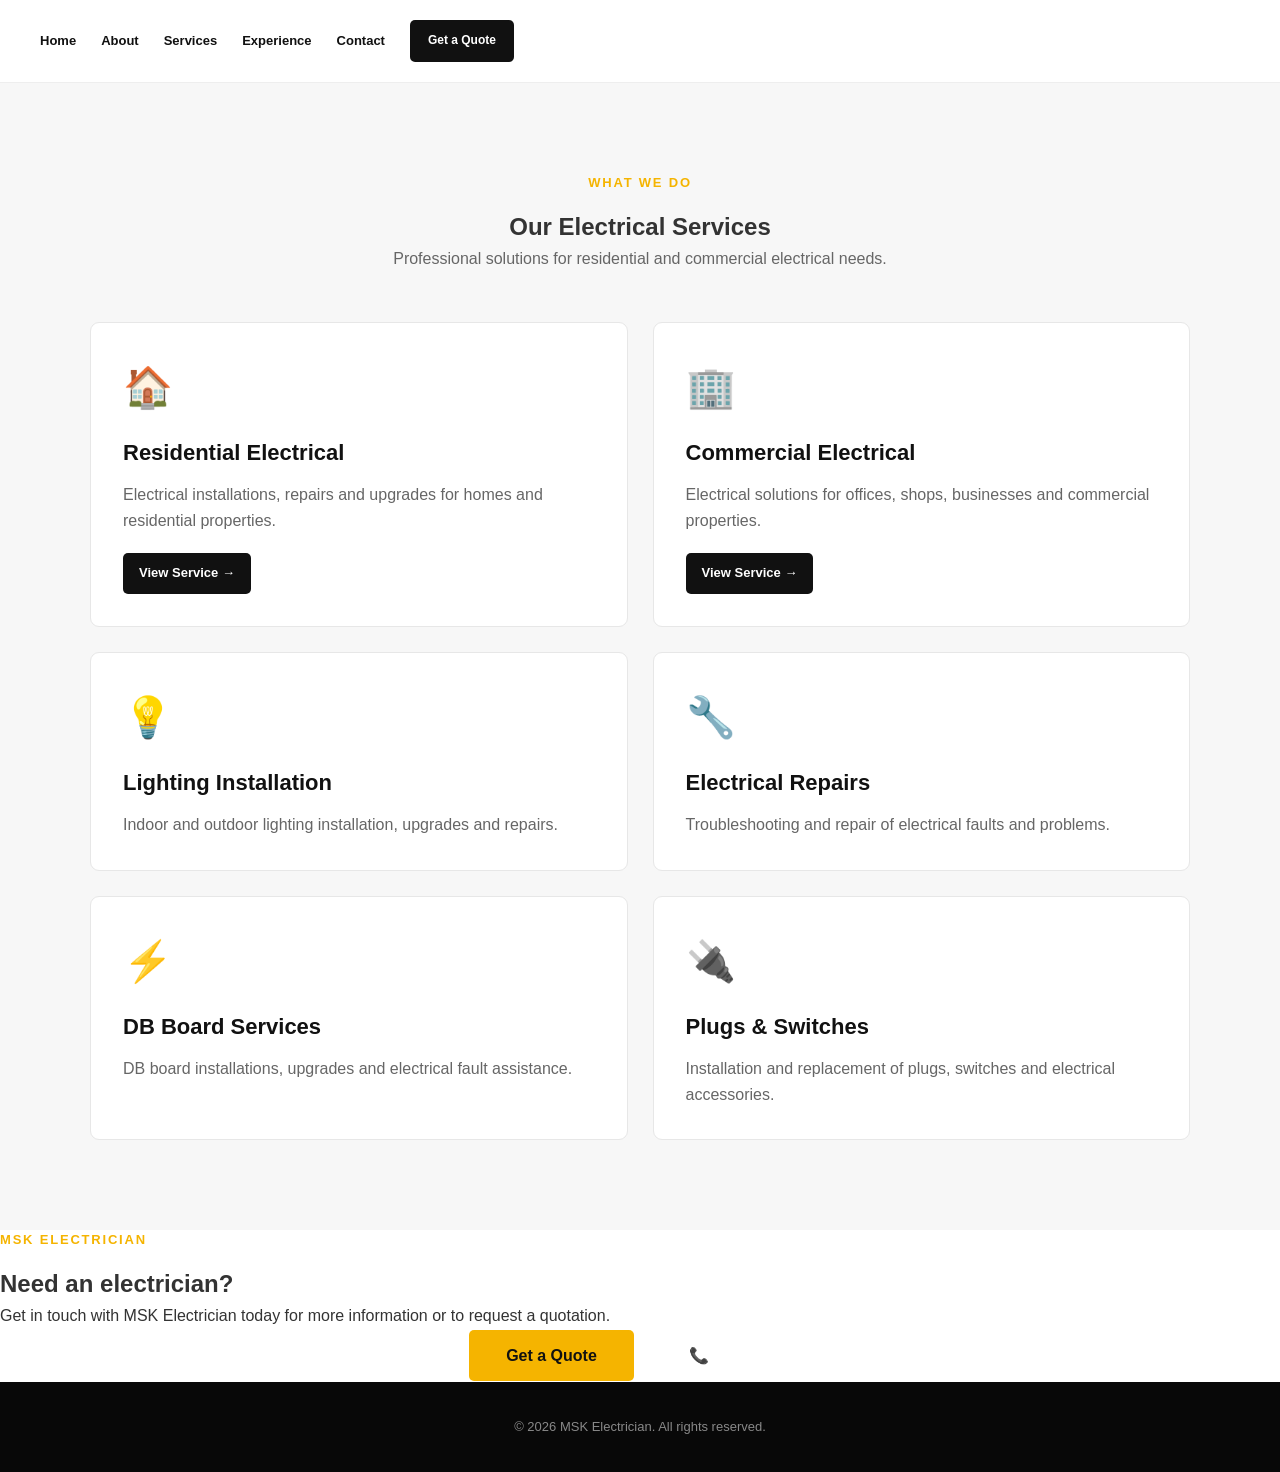
<file: lighting.html>
<!DOCTYPE html>

<html lang="en">

<head>

<meta charset="UTF-8">

<meta name="viewport" content="width=device-width, initial-scale=1.0">

<title>Electrical Services | MSK Electrician</title>

<meta name="description"
    content="Professional electrical services from MSK Electrician including residential, commercial, lighting, repairs, DB board and plug and switch services.">

<link rel="stylesheet" href="style.css">

</head>

<body>

<!-- NAVIGATION -->

<header>

    <nav class="navbar">

        <div class="nav-links">

            <a href="index.html#home">
                Home
            </a>

            <a href="index.html#about">
                About
            </a>

            <a href="services.html">
                Services
            </a>

            <a href="index.html#experience">
                Experience
            </a>

            <a href="index.html#contact">
                Contact
            </a>

        </div>

        <a href="index.html#contact" class="nav-button">
            Get a Quote
        </a>

    </nav>

</header>


<!-- SERVICES -->

<section class="services">

    <div class="section-heading">

        <p class="section-label">
            WHAT WE DO
        </p>

        <h1>
            Our <span>Electrical Services</span>
        </h1>

        <p>
            Professional solutions for residential and commercial
            electrical needs.
        </p>

    </div>


    <div class="service-grid">


        <!-- 1. RESIDENTIAL -->

        <a href="residential.html" class="service-card service-link">

            <div class="service-icon">
                🏠
            </div>

            <h3>
                Residential Electrical
            </h3>

            <p>
                Electrical installations, repairs and upgrades
                for homes and residential properties.
            </p>

            <span class="service-link-button">
                View Service →
            </span>

        </a>


        <!-- 2. COMMERCIAL -->

        <a href="commercial.html" class="service-card service-link">

            <div class="service-icon">
                🏢
            </div>

            <h3>
                Commercial Electrical
            </h3>

            <p>
                Electrical solutions for offices, shops,
                businesses and commercial properties.
            </p>

            <span class="service-link-button">
                View Service →
            </span>

        </a>


        <!-- 3. LIGHTING -->

        <div class="service-card">

            <div class="service-icon">
                💡
            </div>

            <h3>
                Lighting Installation
            </h3>

            <p>
                Indoor and outdoor lighting installation,
                upgrades and repairs.
            </p>

        </div>


        <!-- 4. ELECTRICAL REPAIRS -->

        <div class="service-card">

            <div class="service-icon">
                🔧
            </div>

            <h3>
                Electrical Repairs
            </h3>

            <p>
                Troubleshooting and repair of electrical
                faults and problems.
            </p>

        </div>


        <!-- 5. DB BOARD -->

        <div class="service-card">

            <div class="service-icon">
                ⚡
            </div>

            <h3>
                DB Board Services
            </h3>

            <p>
                DB board installations, upgrades and
                electrical fault assistance.
            </p>

        </div>


        <!-- 6. PLUGS & SWITCHES -->

        <div class="service-card">

            <div class="service-icon">
                🔌
            </div>

            <h3>
                Plugs & Switches
            </h3>

            <p>
                Installation and replacement of plugs,
                switches and electrical accessories.
            </p>

        </div>


    </div>

</section>


<!-- QUOTE -->

<section class="service-quote">

    <p class="section-label">
        MSK ELECTRICIAN
    </p>

    <h2>
        Need an <span>electrician?</span>
    </h2>

    <p>
        Get in touch with MSK Electrician today for more
        information or to request a quotation.
    </p>

    <div class="hero-buttons">

        <a href="index.html#contact" class="primary-button">
            Get a Quote
        </a>

        <a href="tel:+27687250922" class="secondary-button">
            📞 Call Us
        </a>

    </div>

</section>


<!-- FOOTER -->

<footer>

    <p>
        © 2026 MSK Electrician. All rights reserved.
    </p>

</footer>


<script src="script.js"></script>

</body>

</html>
</file>
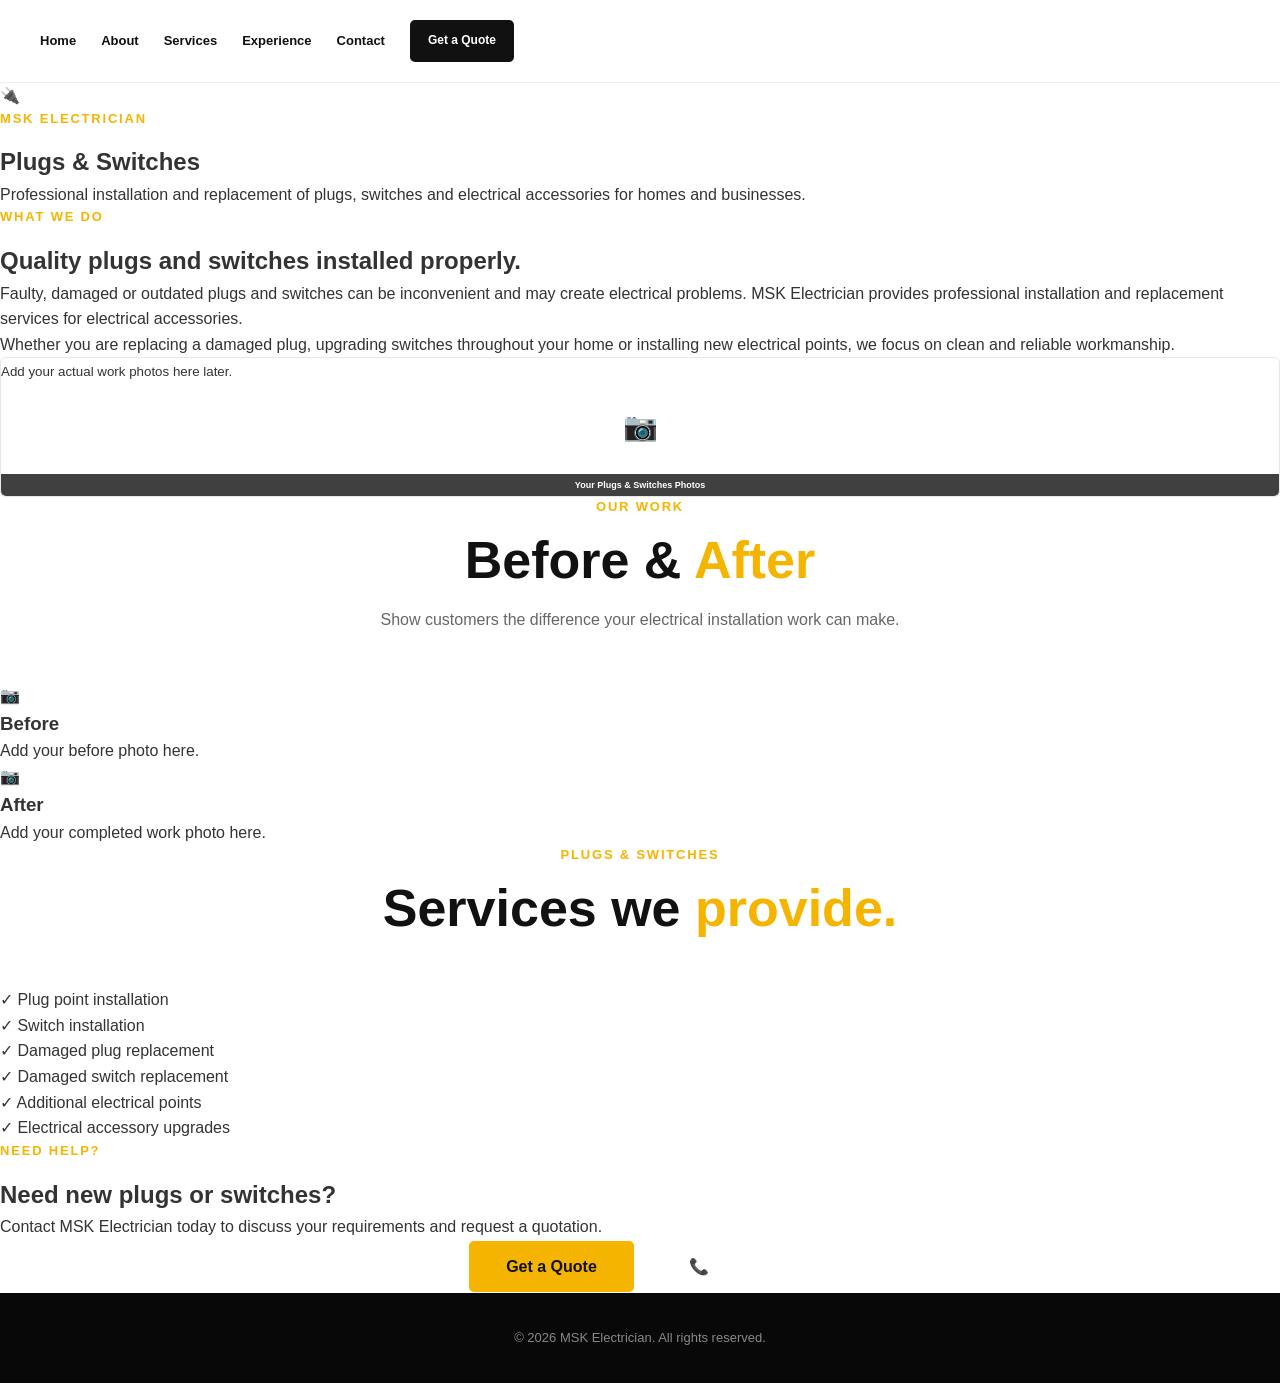
<file: plugs-switches.html>
<!DOCTYPE html>

<html lang="en">

<head>

<meta charset="UTF-8">

<meta name="viewport" content="width=device-width, initial-scale=1.0">

<title>Plugs & Switches | MSK Electrician</title>

<meta name="description"
    content="Professional plug and switch installation and replacement services from MSK Electrician.">

<link rel="stylesheet" href="style.css">

</head>

<body>

<!-- NAVIGATION -->

<header>

    <nav class="navbar">

        <div class="nav-links">

            <a href="index.html#home">Home</a>

            <a href="index.html#about">About</a>

            <a href="services.html">Services</a>

            <a href="index.html#experience">Experience</a>

            <a href="index.html#contact">Contact</a>

        </div>


        <a href="index.html#contact" class="nav-button">
            Get a Quote
        </a>

    </nav>

</header>



<!-- SERVICE PAGE -->

<section class="service-page">


    <!-- LARGE HEADING -->

    <div class="service-page-heading">

        <div class="service-page-icon">
            🔌
        </div>

        <p class="section-label">
            MSK ELECTRICIAN
        </p>

        <h1>
            Plugs & <span>Switches</span>
        </h1>

        <p>
            Professional installation and replacement of plugs,
            switches and electrical accessories for homes and businesses.
        </p>

    </div>



    <!-- DESCRIPTION + PHOTO -->

    <div class="service-page-content">


        <div class="service-description">

            <p class="section-label">
                WHAT WE DO
            </p>

            <h2>
                Quality plugs and switches <span>installed properly.</span>
            </h2>

            <p>
                Faulty, damaged or outdated plugs and switches can be
                inconvenient and may create electrical problems.
                MSK Electrician provides professional installation and
                replacement services for electrical accessories.
            </p>

            <p>
                Whether you are replacing a damaged plug, upgrading
                switches throughout your home or installing new electrical
                points, we focus on clean and reliable workmanship.
            </p>

        </div>



        <!-- PHOTO PLACEHOLDER -->

        <div class="service-photo-placeholder">

            <span>
                📷
            </span>

            <p>
                Your Plugs & Switches Photos
            </p>

            <small>
                Add your actual work photos here later.
            </small>

        </div>

    </div>



    <!-- BEFORE & AFTER -->

    <div class="before-after-section">

        <div class="section-heading">

            <p class="section-label">
                OUR WORK
            </p>

            <h2>
                Before & <span>After</span>
            </h2>

            <p>
                Show customers the difference your electrical
                installation work can make.
            </p>

        </div>



        <div class="before-after-grid">


            <div class="before-after-card">

                <div class="before-photo">
                    📷
                </div>

                <h3>
                    Before
                </h3>

                <p>
                    Add your before photo here.
                </p>

            </div>



            <div class="before-after-card">

                <div class="after-photo">
                    📷
                </div>

                <h3>
                    After
                </h3>

                <p>
                    Add your completed work photo here.
                </p>

            </div>


        </div>

    </div>



    <!-- SPECIFIC JOBS -->

    <div class="service-jobs">

        <div class="section-heading">

            <p class="section-label">
                PLUGS & SWITCHES
            </p>

            <h2>
                Services we <span>provide.</span>
            </h2>

        </div>



        <div class="jobs-grid">

            <div class="job-item">
                ✓ Plug point installation
            </div>

            <div class="job-item">
                ✓ Switch installation
            </div>

            <div class="job-item">
                ✓ Damaged plug replacement
            </div>

            <div class="job-item">
                ✓ Damaged switch replacement
            </div>

            <div class="job-item">
                ✓ Additional electrical points
            </div>

            <div class="job-item">
                ✓ Electrical accessory upgrades
            </div>

        </div>

    </div>



    <!-- GET A QUOTE -->

    <div class="service-page-quote">

        <p class="section-label">
            NEED HELP?
        </p>

        <h2>
            Need new <span>plugs or switches?</span>
        </h2>

        <p>
            Contact MSK Electrician today to discuss your
            requirements and request a quotation.
        </p>



        <div class="hero-buttons">

            <a href="index.html#contact" class="primary-button">
                Get a Quote
            </a>

            <a href="tel:+27687250922" class="secondary-button">
                📞 Call Us
            </a>

        </div>

    </div>


</section>



<!-- FOOTER -->

<footer>

    <p>
        © 2026 MSK Electrician. All rights reserved.
    </p>

</footer>



<script src="script.js"></script>

</body>

</html>
</file>
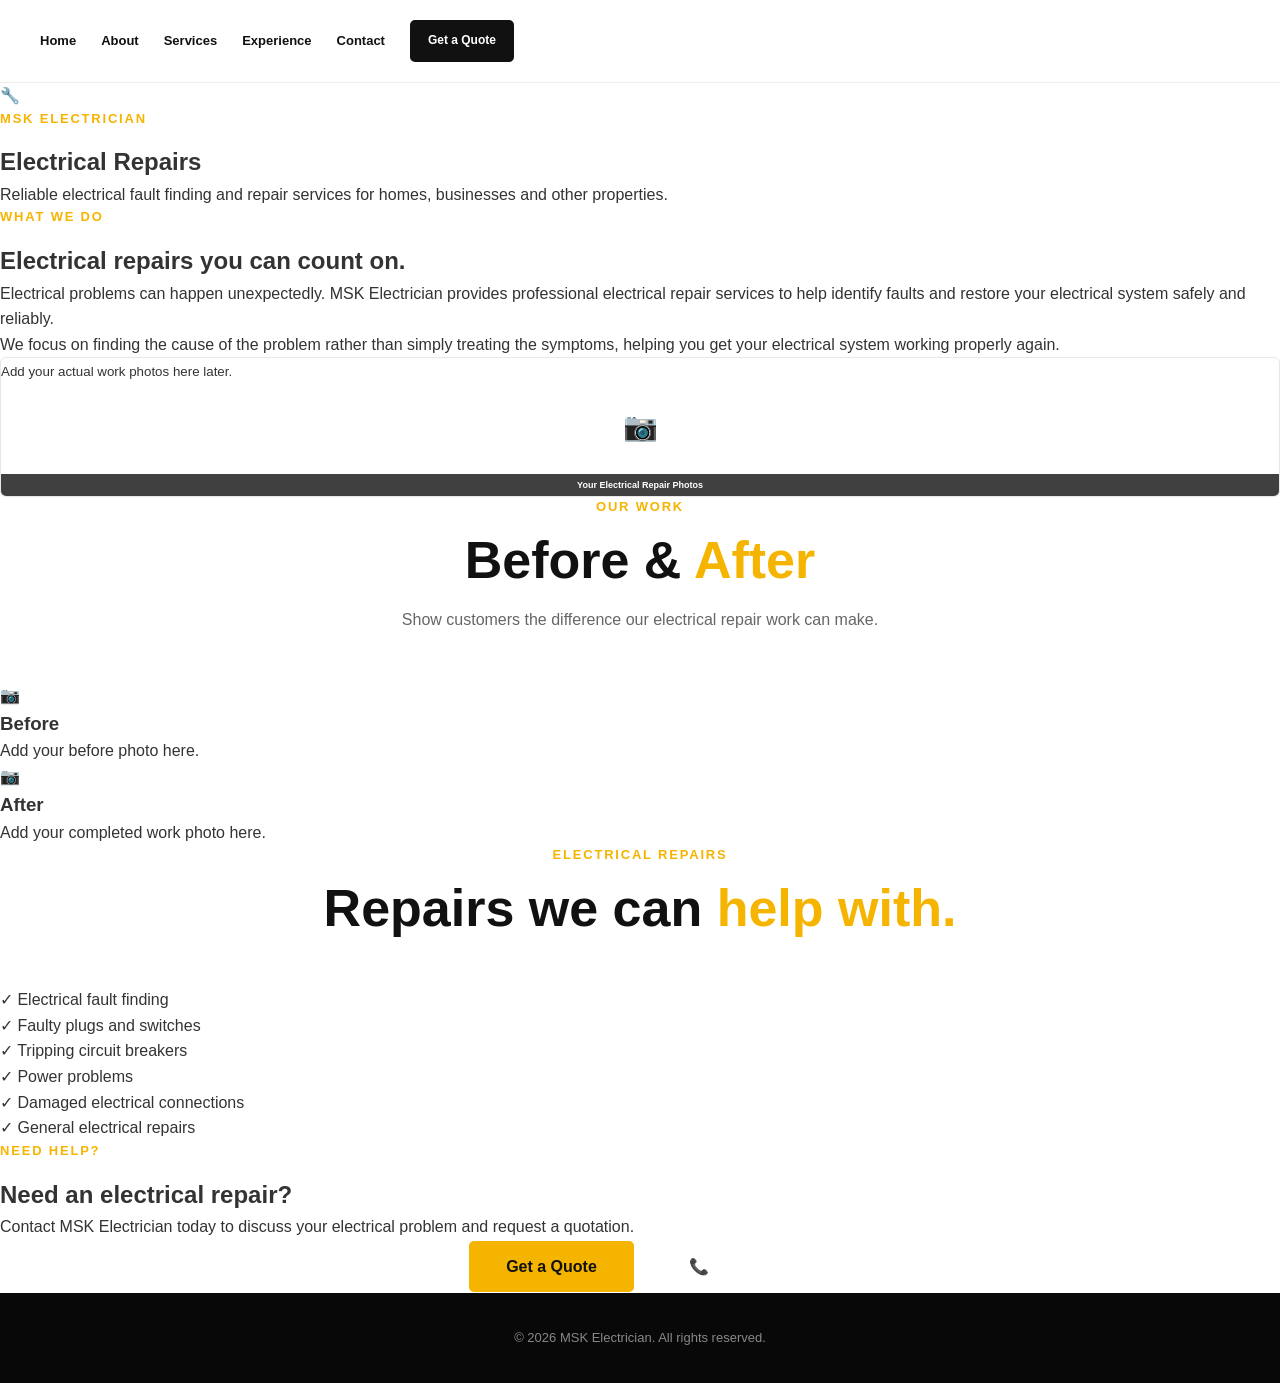
<file: repairs.html>
<!DOCTYPE html>

<html lang="en">

<head>

<meta charset="UTF-8">

<meta name="viewport" content="width=device-width, initial-scale=1.0">

<title>Electrical Repairs | MSK Electrician</title>

<meta name="description"
    content="Professional electrical repair services from MSK Electrician for homes and businesses.">

<link rel="stylesheet" href="style.css">

</head>

<body>

<!-- NAVIGATION -->

<header>

    <nav class="navbar">

        <div class="nav-links">

            <a href="index.html#home">Home</a>

            <a href="index.html#about">About</a>

            <a href="services.html">Services</a>

            <a href="index.html#experience">Experience</a>

            <a href="index.html#contact">Contact</a>

        </div>


        <a href="index.html#contact" class="nav-button">
            Get a Quote
        </a>

    </nav>

</header>



<!-- SERVICE HERO -->

<section class="service-page">

    <div class="service-page-heading">

        <div class="service-page-icon">
            🔧
        </div>

        <p class="section-label">
            MSK ELECTRICIAN
        </p>

        <h1>
            Electrical <span>Repairs</span>
        </h1>

        <p>
            Reliable electrical fault finding and repair services
            for homes, businesses and other properties.
        </p>

    </div>



    <!-- DESCRIPTION -->

    <div class="service-page-content">

        <div class="service-description">

            <p class="section-label">
                WHAT WE DO
            </p>

            <h2>
                Electrical repairs you can <span>count on.</span>
            </h2>

            <p>
                Electrical problems can happen unexpectedly.
                MSK Electrician provides professional electrical
                repair services to help identify faults and restore
                your electrical system safely and reliably.
            </p>

            <p>
                We focus on finding the cause of the problem rather
                than simply treating the symptoms, helping you get
                your electrical system working properly again.
            </p>

        </div>



        <!-- PHOTO AREA -->

        <div class="service-photo-placeholder">

            <span>
                📷
            </span>

            <p>
                Your Electrical Repair Photos
            </p>

            <small>
                Add your actual work photos here later.
            </small>

        </div>

    </div>



    <!-- BEFORE & AFTER -->

    <div class="before-after-section">

        <div class="section-heading">

            <p class="section-label">
                OUR WORK
            </p>

            <h2>
                Before & <span>After</span>
            </h2>

            <p>
                Show customers the difference our electrical
                repair work can make.
            </p>

        </div>


        <div class="before-after-grid">

            <div class="before-after-card">

                <div class="before-photo">
                    📷
                </div>

                <h3>
                    Before
                </h3>

                <p>
                    Add your before photo here.
                </p>

            </div>


            <div class="before-after-card">

                <div class="after-photo">
                    📷
                </div>

                <h3>
                    After
                </h3>

                <p>
                    Add your completed work photo here.
                </p>

            </div>

        </div>

    </div>



    <!-- SPECIFIC JOBS -->

    <div class="service-jobs">

        <div class="section-heading">

            <p class="section-label">
                ELECTRICAL REPAIRS
            </p>

            <h2>
                Repairs we can <span>help with.</span>
            </h2>

        </div>


        <div class="jobs-grid">

            <div class="job-item">
                ✓ Electrical fault finding
            </div>

            <div class="job-item">
                ✓ Faulty plugs and switches
            </div>

            <div class="job-item">
                ✓ Tripping circuit breakers
            </div>

            <div class="job-item">
                ✓ Power problems
            </div>

            <div class="job-item">
                ✓ Damaged electrical connections
            </div>

            <div class="job-item">
                ✓ General electrical repairs
            </div>

        </div>

    </div>



    <!-- QUOTE -->

    <div class="service-page-quote">

        <p class="section-label">
            NEED HELP?
        </p>

        <h2>
            Need an <span>electrical repair?</span>
        </h2>

        <p>
            Contact MSK Electrician today to discuss your
            electrical problem and request a quotation.
        </p>

        <div class="hero-buttons">

            <a href="index.html#contact" class="primary-button">
                Get a Quote
            </a>

            <a href="tel:+27687250922" class="secondary-button">
                📞 Call Us
            </a>

        </div>

    </div>

</section>



<!-- FOOTER -->

<footer>

    <p>
        © 2026 MSK Electrician. All rights reserved.
    </p>

</footer>



<script src="script.js"></script>

</body>

</html>
</file>
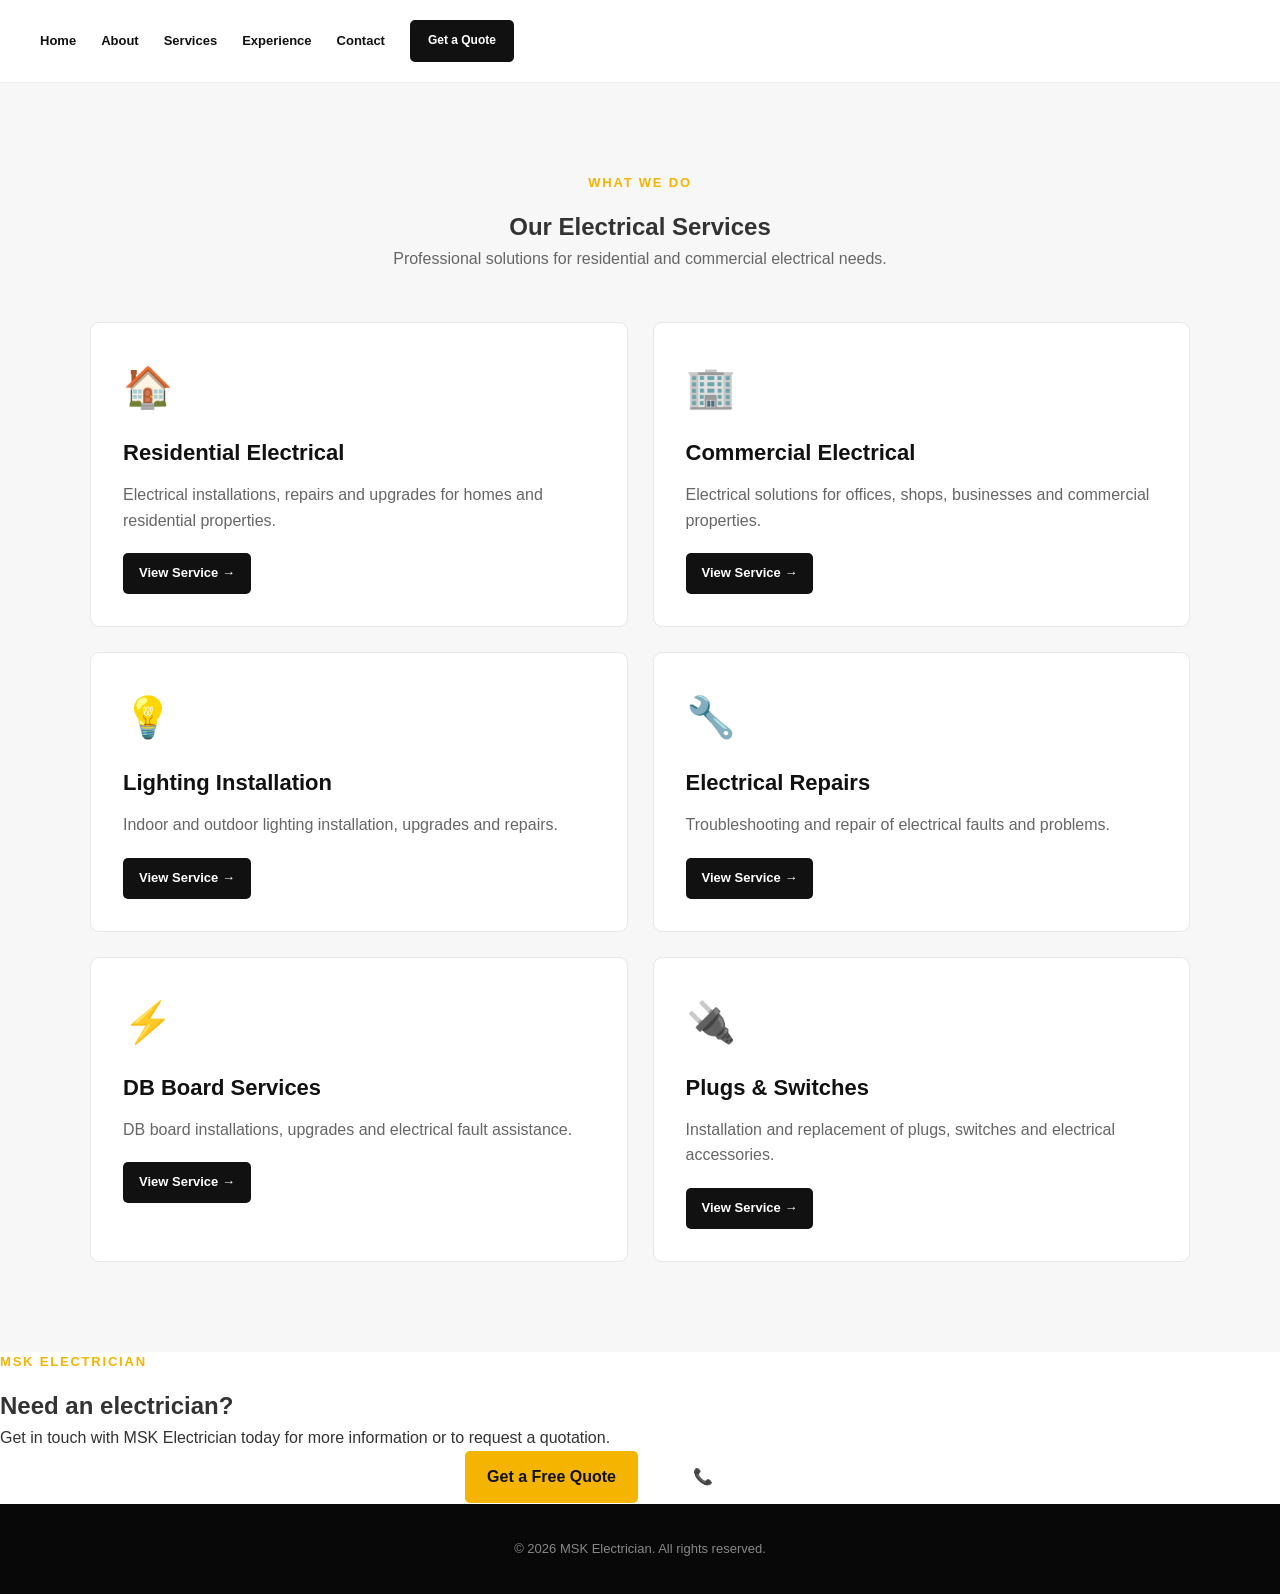
<file: service.html>
<!DOCTYPE html>

<html lang="en">

<head>

<meta charset="UTF-8">

<meta name="viewport" content="width=device-width, initial-scale=1.0">

<title>Electrical Services | MSK Electrician</title>

<meta name="description"
    content="Professional residential and commercial electrical services from MSK Electrician.">

<link rel="stylesheet" href="style.css">

</head>

<body>

<!-- NAVIGATION -->

<header>

    <nav class="navbar">

        <div class="nav-links">

            <a href="index.html#home">
                Home
            </a>

            <a href="index.html#about">
                About
            </a>

            <a href="services.html">
                Services
            </a>

            <a href="index.html#experience">
                Experience
            </a>

            <a href="index.html#contact">
                Contact
            </a>

        </div>


        <a href="index.html#contact" class="nav-button">
            Get a Quote
        </a>

    </nav>

</header>



<!-- SERVICES -->

<section class="services">

    <div class="section-heading">

        <p class="section-label">
            WHAT WE DO
        </p>

        <h1>
            Our <span>Electrical Services</span>
        </h1>

        <p>
            Professional solutions for residential and commercial
            electrical needs.
        </p>

    </div>



    <!-- 6 SERVICES — 3 × 2 -->

    <div class="service-grid">


        <!-- RESIDENTIAL -->

        <a href="residential.html" class="service-card service-link">

            <div class="service-icon">
                🏠
            </div>

            <h3>
                Residential Electrical
            </h3>

            <p>
                Electrical installations, repairs and upgrades
                for homes and residential properties.
            </p>

            <span class="service-link-button">
                View Service →
            </span>

        </a>



        <!-- COMMERCIAL -->

        <a href="commercial.html" class="service-card service-link">

            <div class="service-icon">
                🏢
            </div>

            <h3>
                Commercial Electrical
            </h3>

            <p>
                Electrical solutions for offices, shops,
                businesses and commercial properties.
            </p>

            <span class="service-link-button">
                View Service →
            </span>

        </a>



        <!-- LIGHTING -->

        <a href="lighting.html" class="service-card service-link">

            <div class="service-icon">
                💡
            </div>

            <h3>
                Lighting Installation
            </h3>

            <p>
                Indoor and outdoor lighting installation,
                upgrades and repairs.
            </p>

            <span class="service-link-button">
                View Service →
            </span>

        </a>



        <!-- ELECTRICAL REPAIRS -->

        <a href="repairs.html" class="service-card service-link">

            <div class="service-icon">
                🔧
            </div>

            <h3>
                Electrical Repairs
            </h3>

            <p>
                Troubleshooting and repair of electrical
                faults and problems.
            </p>

            <span class="service-link-button">
                View Service →
            </span>

        </a>



        <!-- DB BOARD -->

        <a href="db-board.html" class="service-card service-link">

            <div class="service-icon">
                ⚡
            </div>

            <h3>
                DB Board Services
            </h3>

            <p>
                DB board installations, upgrades and
                electrical fault assistance.
            </p>

            <span class="service-link-button">
                View Service →
            </span>

        </a>



        <!-- PLUGS & SWITCHES -->

        <a href="plugs-switches.html" class="service-card service-link">

            <div class="service-icon">
                🔌
            </div>

            <h3>
                Plugs & Switches
            </h3>

            <p>
                Installation and replacement of plugs,
                switches and electrical accessories.
            </p>

            <span class="service-link-button">
                View Service →
            </span>

        </a>


    </div>

</section>



<!-- QUOTE SECTION -->

<section class="service-quote">

    <div>

        <p class="section-label">
            MSK ELECTRICIAN
        </p>

        <h2>
            Need an <span>electrician?</span>
        </h2>

        <p>
            Get in touch with MSK Electrician today for more
            information or to request a quotation.
        </p>

    </div>


    <div class="hero-buttons">

        <a href="index.html#contact" class="primary-button">
            Get a Free Quote
        </a>

        <a href="tel:+27687250922" class="secondary-button">
            📞 Call Us
        </a>

    </div>

</section>



<!-- FOOTER -->

<footer>

    <p>
        © 2026 MSK Electrician. All rights reserved.
    </p>

</footer>



<script src="script.js"></script>

</body>

</html>
</file>
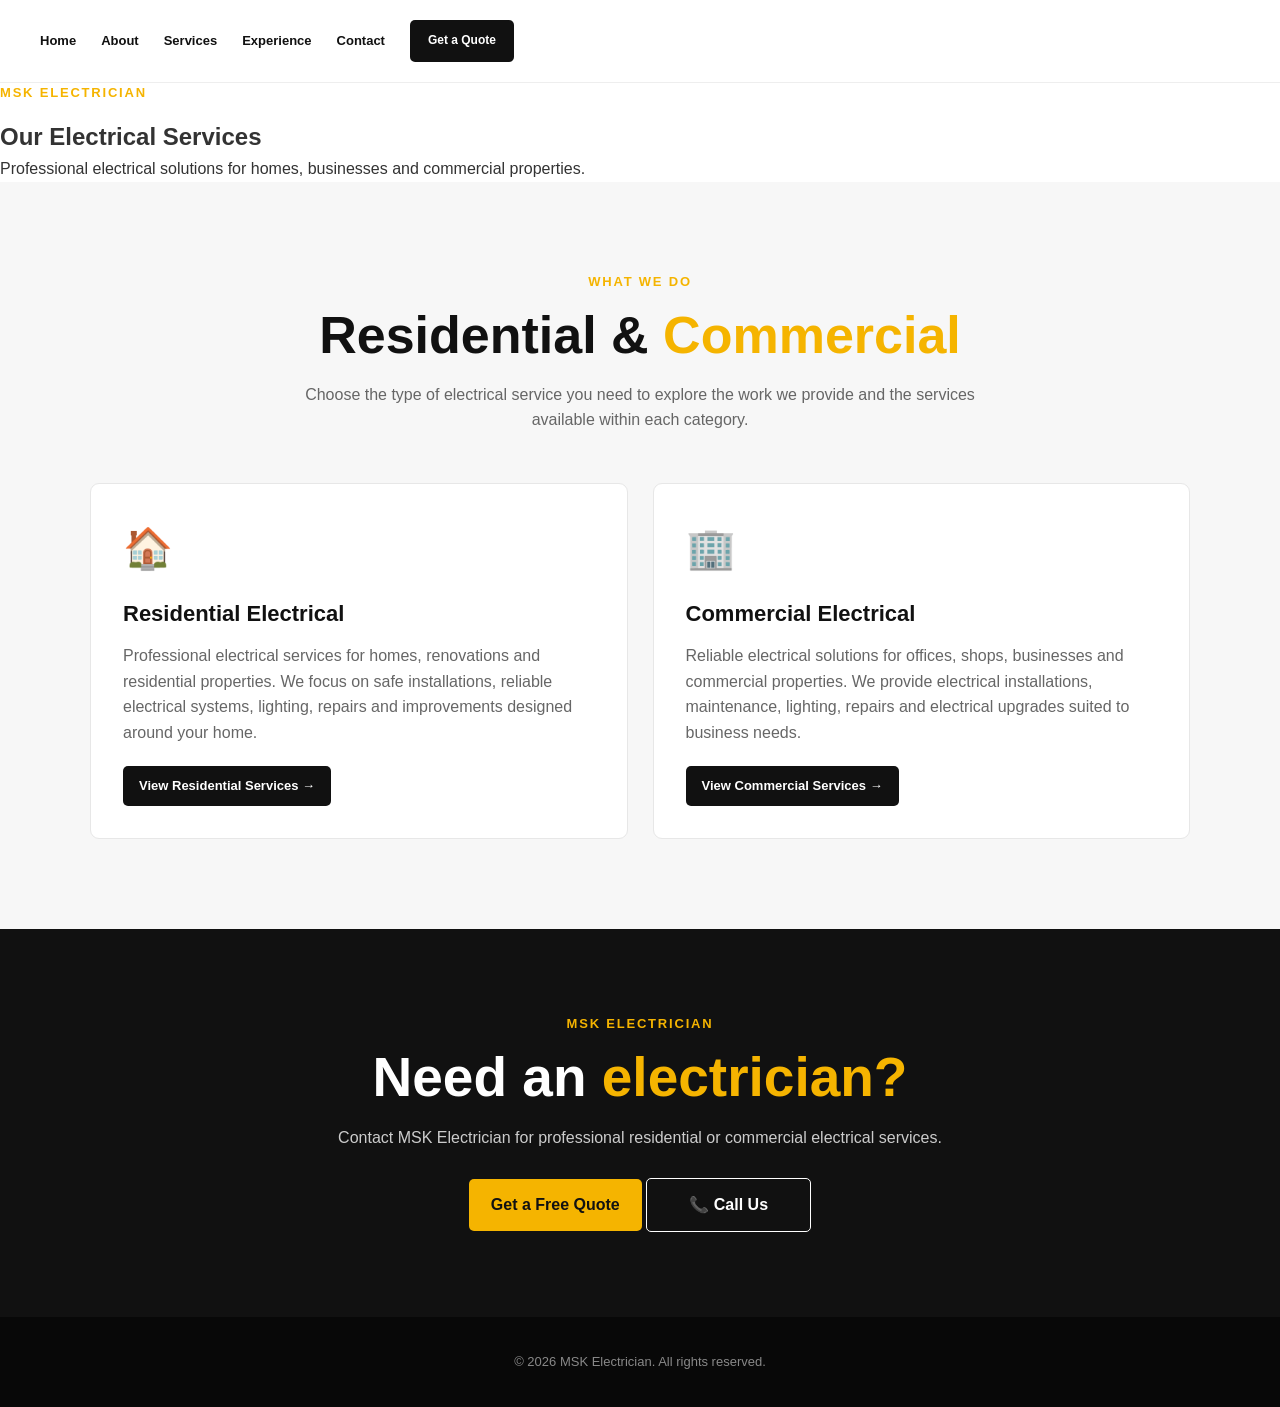
<file: services.html>
<!DOCTYPE html>
<html lang="en">

<head>

    <meta charset="UTF-8">

    <meta name="viewport"
        content="width=device-width, initial-scale=1.0">

    <title>Electrical Services | MSK Electrician</title>

    <meta name="description"
        content="MSK Electrician provides professional residential and commercial electrical services in Pretoria, Johannesburg and Centurion.">

    <link rel="stylesheet" href="style.css">

</head>


<body>


<!-- =========================
     NAVIGATION
========================= -->

<header>

    <nav class="navbar">

        <div class="nav-links">

            <a href="index.html#home">
                Home
            </a>

            <a href="index.html#about">
                About
            </a>

            <a href="services.html">
                Services
            </a>

            <a href="index.html#experience">
                Experience
            </a>

            <a href="index.html#contact">
                Contact
            </a>

        </div>

        <a href="index.html#contact"
           class="nav-button">

            Get a Quote

        </a>

    </nav>

</header>



<!-- =========================
     SERVICES HERO
========================= -->

<section class="services-page-hero">

    <p class="section-label">
        MSK ELECTRICIAN
    </p>

    <h1>
        Our <span>Electrical Services</span>
    </h1>

    <p>
        Professional electrical solutions for homes,
        businesses and commercial properties.
    </p>

</section>



<!-- =========================
     MAIN SERVICES
========================= -->

<section class="services">

    <div class="section-heading">

        <p class="section-label">
            WHAT WE DO
        </p>

        <h2>
            Residential & <span>Commercial</span>
        </h2>

        <p>
            Choose the type of electrical service you need
            to explore the work we provide and the services
            available within each category.
        </p>

    </div>



    <div class="service-grid">


        <!-- =========================
             RESIDENTIAL
        ========================= -->

        <a href="residential.html"
           class="service-card service-link">

            <div class="service-icon">
                🏠
            </div>

            <h3>
                Residential Electrical
            </h3>

            <p>
                Professional electrical services for homes,
                renovations and residential properties.
                We focus on safe installations, reliable
                electrical systems, lighting, repairs and
                improvements designed around your home.
            </p>

            <span class="service-link-button">
                View Residential Services →
            </span>

        </a>



        <!-- =========================
             COMMERCIAL
        ========================= -->

        <a href="commercial.html"
           class="service-card service-link">

            <div class="service-icon">
                🏢
            </div>

            <h3>
                Commercial Electrical
            </h3>

            <p>
                Reliable electrical solutions for offices,
                shops, businesses and commercial properties.
                We provide electrical installations,
                maintenance, lighting, repairs and
                electrical upgrades suited to business needs.
            </p>

            <span class="service-link-button">
                View Commercial Services →
            </span>

        </a>


    </div>

</section>



<!-- =========================
     CTA
========================= -->

<section class="service-cta">

    <p class="section-label">
        MSK ELECTRICIAN
    </p>

    <h2>
        Need an <span>electrician?</span>
    </h2>

    <p>
        Contact MSK Electrician for professional
        residential or commercial electrical services.
    </p>

    <div class="service-cta-buttons">

        <a href="index.html#contact"
           class="primary-button">

            Get a Free Quote

        </a>

        <a href="tel:+27687250922"
           class="secondary-button">

            📞 Call Us

        </a>

    </div>

</section>



<!-- =========================
     FOOTER
========================= -->

<footer>

    <p>
        © 2026 MSK Electrician. All rights reserved.
    </p>

</footer>


</body>

</html>
</file>
<file: style.css>
/* =====================================================
   MSK ELECTRICIAN
   CLEAN BLACK / WHITE / GOLD DESIGN
===================================================== */

:root {
    --black: #111111;
    --black-2: #181818;
    --gold: #f5b400;
    --gold-light: #ffc52b;
    --white: #ffffff;
    --light: #f7f7f7;
    --text: #333333;
    --muted: #666666;
    --border: #e7e7e7;
}


/* RESET */

* {
    margin: 0;
    padding: 0;
    box-sizing: border-box;
}


html {
    scroll-behavior: smooth;
    scroll-padding-top: 86px;
}


body {
    font-family: Arial, Helvetica, sans-serif;
    background: #ffffff;
    color: var(--text);
    line-height: 1.6;
}


a {
    text-decoration: none;
    color: inherit;
}


img {
    max-width: 100%;
    display: block;
}


/* =====================================================
   STICKY NAVIGATION
===================================================== */

header {
    position: sticky;
    top: 0;
    z-index: 9999;

    width: 100%;

    background: rgba(255,255,255,0.97);

    border-bottom: 1px solid #eeeeee;

    backdrop-filter: blur(10px);
}


.navbar {
    width: 100%;
    max-width: 1250px;

    min-height: 82px;

    margin: auto;

    padding: 0 25px;

    display: flex;
    align-items: center;

    gap: 25px;
}


.brand {
    font-size: 17px;
    font-weight: 800;
    white-space: nowrap;

    margin-right: auto;
}


.brand span {
    color: var(--gold);
}


.nav-links {
    display: flex;
    align-items: center;
    justify-content: center;

    gap: 25px;
}


.nav-links a {
    position: relative;

    color: #111111;

    font-size: 13px;
    font-weight: 700;

    white-space: nowrap;

    transition: 0.25s ease;
}


.nav-links a:hover,
.nav-links a.active {
    color: var(--gold);
}


.nav-links a::after {
    content: "";

    position: absolute;

    left: 0;
    bottom: -7px;

    width: 0;
    height: 2px;

    background: var(--gold);

    transition: 0.25s ease;
}


.nav-links a:hover::after,
.nav-links a.active::after {
    width: 100%;
}


.nav-button {
    background: var(--black);
    color: #ffffff;

    padding: 11px 18px;

    border-radius: 5px;

    font-size: 12px;
    font-weight: 700;

    white-space: nowrap;

    transition: 0.25s ease;
}


.nav-button:hover {
    background: var(--gold);
    color: #111111;
}


/* =====================================================
   GENERAL
===================================================== */

section {
    width: 100%;
}


.section-label,
.small-title {
    color: var(--gold);

    font-size: 13px;
    font-weight: 800;

    letter-spacing: 1.8px;

    margin-bottom: 14px;
}


.section-heading {
    max-width: 800px;

    margin: 0 auto 50px;

    text-align: center;
}


.section-heading h2 {
    font-size: clamp(35px, 5vw, 52px);

    line-height: 1.1;

    margin-bottom: 18px;

    color: #111111;
}


.section-heading h2 span {
    color: var(--gold);
}


.section-heading > p:last-child {
    max-width: 700px;

    margin: auto;

    color: var(--muted);
}


/* =====================================================
   HERO
===================================================== */

.hero {
    min-height: 650px;

    background:
        radial-gradient(
            circle at center,
            rgba(245,180,0,0.08),
            transparent 45%
        ),
        var(--black);

    color: #ffffff;

    display: flex;
    flex-direction: column;

    align-items: center;
    justify-content: center;

    padding: 60px 25px 80px;

    text-align: center;
}


.hero-logo {
    width: 100%;
    max-width: 450px;

    display: flex;
    justify-content: center;

    margin-bottom: 15px;
}


.hero-logo img {
    width: 400px;
    height: 300px;

    object-fit: contain;
}


.hero-content {
    width: 100%;
    max-width: 850px;

    display: flex;
    flex-direction: column;

    align-items: center;
}


.hero h1 {
    font-size: clamp(42px, 6vw, 76px);

    line-height: 1.03;

    margin-bottom: 22px;
}


.hero h1 span {
    display: block;
    color: var(--gold);
}


.hero-text {
    max-width: 680px;

    color: #cccccc;

    font-size: 18px;

    margin-bottom: 30px;
}


.hero-buttons {
    display: flex;

    align-items: center;
    justify-content: center;

    gap: 12px;

    flex-wrap: wrap;
}


.primary-button,
.secondary-button {
    display: inline-flex;

    align-items: center;
    justify-content: center;

    min-width: 165px;

    padding: 13px 22px;

    border-radius: 5px;

    font-weight: 700;

    transition: 0.25s ease;
}


.primary-button {
    background: var(--gold);
    color: #111111;
}


.primary-button:hover {
    background: var(--gold-light);
    transform: translateY(-2px);
}


.secondary-button {
    border: 1px solid #ffffff;
    color: #ffffff;
}


.secondary-button:hover {
    background: #ffffff;
    color: #111111;
    transform: translateY(-2px);
}


/* =====================================================
   ABOUT
===================================================== */

.about {
    max-width: 1200px;

    margin: auto;

    padding: 90px 30px;

    display: grid;

    grid-template-columns: 1fr 1fr;

    gap: 65px;

    align-items: center;
}


.about-image {
    min-height: 380px;

    background: var(--black);

    border-radius: 10px;

    display: flex;

    align-items: center;
    justify-content: center;

    font-size: 110px;

    color: var(--gold);
}


.about h2 {
    font-size: clamp(35px, 5vw, 52px);

    line-height: 1.1;

    margin-bottom: 22px;

    color: #111111;
}


.about h2 span {
    color: var(--gold);
}


.about-content > p:not(.section-label) {
    color: var(--muted);

    margin-bottom: 18px;
}


.features {
    margin-top: 25px;

    display: grid;

    grid-template-columns: 1fr 1fr;

    gap: 14px;
}


.features div {
    display: flex;

    align-items: center;

    gap: 9px;
}


.features strong {
    color: var(--gold);

    font-size: 20px;
}


/* =====================================================
   SERVICES
===================================================== */

.services {
    background: var(--light);

    padding: 90px 30px;
}


.service-grid {
    width: 100%;

    max-width: 1100px;

    margin: auto;

    display: grid;

    grid-template-columns: repeat(2, 1fr);

    gap: 25px;
}


.service-card {
    background: #ffffff;

    padding: 32px;

    border: 1px solid var(--border);

    border-radius: 9px;

    color: #111111;

    transition: 0.25s ease;
}


.service-card:hover {
    transform: translateY(-5px);

    border-color: var(--gold);

    box-shadow:
        0 12px 35px rgba(0,0,0,0.08);
}


.service-icon {
    font-size: 40px;

    margin-bottom: 16px;
}


.service-card h3 {
    font-size: 22px;

    margin-bottom: 12px;
}


.service-card p {
    color: var(--muted);
}


.service-link-button {
    display: inline-flex;

    margin-top: 20px;

    padding: 10px 16px;

    border-radius: 5px;

    background: var(--black);

    color: #ffffff;

    font-size: 13px;

    font-weight: 700;

    transition: 0.25s ease;
}


.service-card:hover .service-link-button {
    background: var(--gold);

    color: #111111;
}


/* =====================================================
   WHY US
===================================================== */

.why-us {
    max-width: 1200px;

    margin: auto;

    padding: 90px 30px;

    display: grid;

    grid-template-columns: 0.7fr 1.3fr;

    gap: 60px;

    align-items: center;
}


.why-us h2 {
    font-size: clamp(38px, 5vw, 55px);

    line-height: 1.05;

    color: #111111;
}


.why-us h2 span {
    color: var(--gold);
}


.why-grid {
    display: grid;

    grid-template-columns: repeat(3, 1fr);

    gap: 18px;
}


.why-grid > div {
    padding: 25px;

    background: var(--light);

    border: 1px solid var(--border);

    border-radius: 8px;
}


.why-grid h3 {
    color: var(--gold);
}


.why-grid h4 {
    margin: 7px 0;

    color: #111111;
}


.why-grid p {
    color: var(--muted);

    font-size: 14px;
}


/* =====================================================
   SERVICE PAGE HERO
===================================================== */

.service-hero {
    min-height: 470px;

    background:
        radial-gradient(
            circle at center,
            rgba(245,180,0,0.08),
            transparent 45%
        ),
        var(--black);

    color: #ffffff;

    padding: 90px 25px;

    display: flex;

    align-items: center;
    justify-content: center;

    text-align: center;
}


.service-hero-content {
    width: 100%;

    max-width: 850px;

    margin: auto;
}


.service-hero h1 {
    font-size: clamp(42px, 6vw, 70px);

    line-height: 1.05;

    margin-bottom: 20px;
}


.service-hero h1 span {
    display: block;

    color: var(--gold);
}


.service-hero-content > p:not(.section-label) {
    max-width: 720px;

    margin: 0 auto 28px;

    color: #cccccc;

    font-size: 17px;
}


/* =====================================================
   SERVICE INTRODUCTION
===================================================== */

.service-introduction {
    padding: 80px 30px 20px;
}


/* =====================================================
   SERVICE DETAIL
===================================================== */

.service-detail-section {
    width: 100%;
    max-width: 1250px;
    margin: 0 auto;
    padding: 40px 30px;
}

.service-detail-heading {
    display: flex;
    align-items: flex-start;
    gap: 22px;
    margin-bottom: 12px;
}

.service-detail-icon {
    width: 62px;
    height: 62px;

    flex-shrink: 0;

    background: var(--black);

    color: var(--gold);

    border-radius: 9px;

    display: flex;

    align-items: center;
    justify-content: center;

    font-size: 29px;
}


.service-detail-heading h2 {
    color: #111111;

    font-size: clamp(32px, 5vw, 48px);

    line-height: 1.08;

    margin-bottom: 15px;
}


.service-detail-heading h2 span {
    color: var(--gold);
}


.service-detail-heading p:not(.section-label) {
    color: var(--muted);

    max-width: 800px;
}

/* =====================================================
   ALL SERVICE PHOTOS — SMALL ONE ROW
===================================================== */

.service-photo-grid {

    width: 100%;
    max-width: 1250px;

    margin: 0 auto;

    display: grid;

    grid-template-columns: repeat(6, minmax(0, 1fr));

    gap: 10px;

}


.service-photo-placeholder {

    position: relative;

    width: 100%;
    height: 150px;
    min-height: 150px;

    overflow: hidden;

    border: 1px solid var(--border);

    border-radius: 6px;

    background: var(--dark-2);

}


.service-photo-placeholder img {

    width: 100%;
    height: 100%;

    object-fit: cover;

    display: block;

}


.service-photo-placeholder span {

    position: absolute;

    top: 50%;
    left: 50%;

    transform: translate(-50%, -50%);

    font-size: 28px;

    color: #777;

}


.service-photo-placeholder p {

    position: absolute;

    bottom: 0;
    left: 0;

    width: 100%;

    margin: 0;

    padding: 5px 3px;

    background: rgba(0, 0, 0, 0.80);

    color: #fff;

    font-size: 10px;

    font-weight: 700;

    text-align: center;

}

/* =====================================================
   COC
===================================================== */

.coc-section {
    padding-top: 35px;
}


.coc-service {
    background: var(--light);

    border-left: 4px solid var(--gold);

    border-radius: 9px;

    padding: 30px;
}


/* =====================================================
   SERVICE CTA
===================================================== */

.service-cta {
    background: var(--black);

    color: #ffffff;

    padding: 85px 30px;

    text-align: center;
}


.service-cta h2 {
    font-size: clamp(38px, 5vw, 55px);

    line-height: 1.05;

    margin-bottom: 18px;
}


.service-cta h2 span {
    color: var(--gold);
}


.service-cta > p:not(.section-label) {
    max-width: 650px;

    margin: 0 auto 28px;

    color: #cccccc;
}


/* =====================================================
   CONTACT
===================================================== */

.contact {
    background: var(--black);

    color: #ffffff;

    padding: 85px max(30px, calc((100% - 1200px) / 2));

    display: grid;

    grid-template-columns: 1fr 1fr;

    gap: 60px;
}


.contact h2 {
    font-size: clamp(40px, 5vw, 55px);

    line-height: 1.05;

    margin-bottom: 18px;
}


.contact h2 span {
    color: var(--gold);
}


.contact-content > p:not(.section-label) {
    color: #cccccc;

    max-width: 550px;
}


.contact-buttons {
    display: flex;

    gap: 12px;

    flex-wrap: wrap;

    margin-top: 28px;
}


.contact-button {
    padding: 13px 20px;

    background: var(--gold);

    color: #111111;

    border-radius: 5px;

    font-weight: 700;
}


.contact-button.whatsapp {
    background: #ffffff;
}


.contact-info {
    display: flex;

    flex-direction: column;

    gap: 25px;
}


.contact-info > div {
    display: flex;

    align-items: center;

    gap: 18px;
}


.contact-info span {
    font-size: 24px;
}


.contact-info small {
    color: var(--gold);

    font-weight: 700;

    letter-spacing: 1px;
}


/* =====================================================
   FOOTER
===================================================== */

footer {
    min-height: 90px;

    padding: 25px;

    background: #080808;

    display: flex;

    align-items: center;
    justify-content: center;

    text-align: center;
}


footer p {
    color: #888888;

    font-size: 13px;
}


/* =====================================================
   MOBILE
===================================================== */

@media (max-width: 1000px) {

    .navbar {
        gap: 15px;
    }

    .nav-links {
        gap: 15px;
    }

    .nav-links a {
        font-size: 11px;
    }

    .about {
        grid-template-columns: 1fr;
    }

    .why-us {
        grid-template-columns: 1fr;
    }

    .why-grid {
        grid-template-columns: repeat(3, 1fr);
    }

}


@media (max-width: 800px) {

    .navbar {
        min-height: 70px;

        padding: 0 15px;

        gap: 12px;
    }

    .brand {
        font-size: 13px;
    }

    .nav-links {
        gap: 9px;
    }

    .nav-links a {
        font-size: 9px;
    }

    .nav-button {
        display: none;
    }

    .service-grid {
        grid-template-columns: 1fr;
    }

    .service-photo-grid {
        grid-template-columns: repeat(2, 1fr);
    }

    .contact {
        grid-template-columns: 1fr;
    }

}


@media (max-width: 600px) {

    html {
        scroll-padding-top: 70px;
    }

    .navbar {
        min-height: 68px;

        padding: 0 10px;

        gap: 8px;
    }

    .brand {
        font-size: 11px;
    }

    .nav-links {
        gap: 7px;
    }

    .nav-links a {
        font-size: 8px;
    }

    .nav-links a::after {
        display: none;
    }

    .hero {
        min-height: 570px;

        padding: 55px 20px;
    }

    .hero-logo img {
        width: 320px;
        height: 240px;
    }

    .hero h1 {
        font-size: 40px;
    }

    .hero-text {
        font-size: 16px;
    }

    .about,
    .services,
    .why-us,
    .service-detail-section {
        padding: 65px 20px;
    }

    .service-introduction {
        padding: 60px 20px 10px;
    }

    .service-hero {
        min-height: 460px;

        padding: 65px 20px;
    }

    .service-detail-heading {
        flex-direction: column;

        gap: 15px;
    }

    .service-photo-grid {
        grid-template-columns: 1fr;
    }

    .features {
        grid-template-columns: 1fr;
    }

    .why-grid {
        grid-template-columns: 1fr;
    }

    .hero-buttons {
        flex-direction: column;
    }

    .primary-button,
    .secondary-button {
        width: 100%;
        max-width: 280px;
    }

    .service-cta {
        padding: 70px 20px;
    }

}

/* =====================================================
   PHOTO VIEWER
===================================================== */

.photo-viewer {
    position: fixed;
    inset: 0;
    z-index: 99999;

    display: flex;
    align-items: center;
    justify-content: center;

    padding: 40px;

    background: rgba(0, 0, 0, 0.94);

    opacity: 0;
    visibility: hidden;

    transition:
        opacity 0.25s ease,
        visibility 0.25s ease;
}

.photo-viewer.show {
    opacity: 1;
    visibility: visible;
}


/* LARGE PHOTO */

.photo-viewer-image {
    max-width: 85vw;
    max-height: 85vh;

    width: auto;
    height: auto;

    object-fit: contain;

    border-radius: 6px;

    box-shadow:
        0 15px 60px rgba(0, 0, 0, 0.7);
}


/* CLOSE BUTTON */

.photo-close {
    position: absolute;

    top: 20px;
    right: 25px;

    width: 48px;
    height: 48px;

    border: 1px solid #555;
    border-radius: 50%;

    background: #111;

    color: #fff;

    font-size: 32px;
    line-height: 1;

    cursor: pointer;

    z-index: 2;

    transition: 0.25s ease;
}

.photo-close:hover {
    background: var(--gold);
    color: #000;
    border-color: var(--gold);
}


/* PREVIOUS / NEXT */

.photo-prev,
.photo-next {
    position: absolute;

    top: 50%;

    transform: translateY(-50%);

    width: 52px;
    height: 52px;

    border: 1px solid #555;
    border-radius: 50%;

    background: rgba(10, 10, 10, 0.9);

    color: #fff;

    font-size: 42px;
    line-height: 40px;

    cursor: pointer;

    z-index: 2;

    transition: 0.25s ease;
}

.photo-prev {
    left: 25px;
}

.photo-next {
    right: 25px;
}

.photo-prev:hover,
.photo-next:hover {
    background: var(--gold);
    color: #000;
    border-color: var(--gold);
}


/* MOBILE */

@media (max-width: 600px) {

    .photo-viewer {
        padding: 20px;
    }

    .photo-viewer-image {
        max-width: 90vw;
        max-height: 78vh;
    }

    .photo-close {
        top: 12px;
        right: 12px;

        width: 42px;
        height: 42px;

        font-size: 28px;
    }

    .photo-prev,
    .photo-next {
        width: 44px;
        height: 44px;

        font-size: 34px;
    }

    .photo-prev {
        left: 10px;
    }

    .photo-next {
        right: 10px;
    }

}

/* =====================================================
   HIGH QUALITY WEBSITE IMAGES
===================================================== */

.service-photo-placeholder {
    overflow: hidden;
}

.service-photo-placeholder img {
    width: 100%;
    height: 260px;

    object-fit: cover;

    /* Keep the image as sharp as possible */
    image-rendering: auto;

    display: block;
}

/* Don't artificially enlarge small images */
.service-photo-placeholder img {
    max-width: 100%;
}


/* LIGHTBOX IMAGE */

.photo-viewer-image {
    max-width: 92vw;
    max-height: 90vh;

    width: auto;
    height: auto;

    object-fit: contain;

    image-rendering: auto;

    display: block;
}

/* =====================================================
   SMALL SERVICE PHOTOS - ONE ROW
===================================================== */

.service-photo-grid {
    width: 100%;
    max-width: 1250px;
    margin: 0 auto;

    display: grid;
    grid-template-columns: repeat(6, 1fr);
    gap: 10px;
}

.service-photo-placeholder {
    position: relative;
    width: 100%;
    height: 140px;
    min-height: 140px;
    overflow: hidden;

    border: 1px solid var(--border);
    border-radius: 6px;

    background: var(--dark-2);
}

.service-photo-placeholder img {
    width: 100%;
    height: 140px;
    object-fit: cover;
    display: block;
}

.service-photo-placeholder p {
    position: absolute;
    left: 0;
    bottom: 0;

    width: 100%;
    margin: 0;
    padding: 4px;

    background: rgba(0, 0, 0, 0.75);

    color: white;
    font-size: 9px;
    font-weight: 700;
    text-align: center;
}


/* LAPTOP */

@media (max-width: 1000px) {

    .service-photo-grid {
        grid-template-columns: repeat(5, 1fr);
    }

}


/* PHONE */

@media (max-width: 600px) {

    .service-photo-grid {
        grid-template-columns: repeat(3, 1fr);
        gap: 6px;
    }

    .service-photo-placeholder {
        height: 100px;
        min-height: 100px;
    }

    .service-photo-placeholder img {
        height: 100px;
    }

}

/* THREE NEW LIGHTING PHOTOS */

.new-lighting-photo {
    width: 100%;
    height: 140px !important;
    min-height: 140px !important;
    overflow: hidden;
}

.new-lighting-photo img {
    width: 100% !important;
    height: 140px !important;
    object-fit: cover !important;
}

/* FORCE ALL RESIDENTIAL SERVICE PHOTOS SMALL */

.service-photo-grid .service-photo-placeholder {
    width: 100% !important;
    height: 140px !important;
    min-height: 140px !important;
    max-height: 140px !important;
}

.service-photo-grid .service-photo-placeholder img {
    width: 100% !important;
    height: 140px !important;
    min-height: 140px !important;
    max-height: 140px !important;
    object-fit: cover !important;
    display: block !important;
}
</file>
